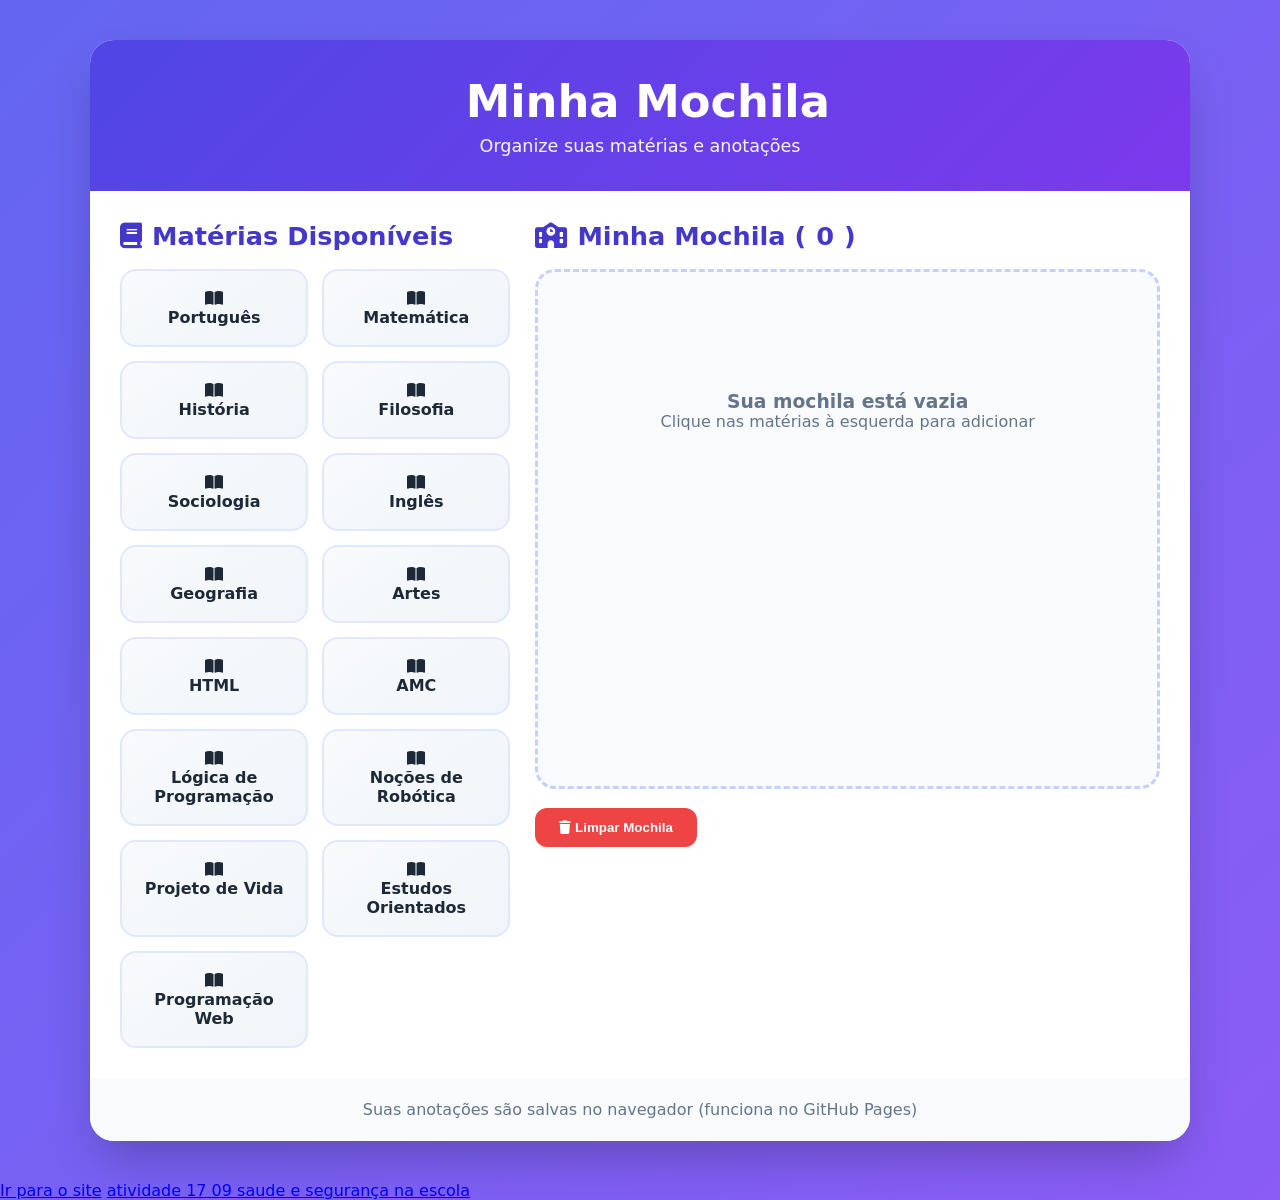
<file: index.html>
<!DOCTYPE html>
<html lang="pt-BR">
<head>
  <meta charset="UTF-8">
  <meta name="viewport" content="width=device-width, initial-scale=1.0">
  <title>👜 Minha Mochila Escolar</title>
  <link rel="stylesheet" href="https://cdnjs.cloudflare.com/ajax/libs/font-awesome/6.5.0/css/all.min.css">
  <style>
    * { margin: 0; padding: 0; box-sizing: border-box; }

    body {
      font-family: 'Segoe UI', system-ui, sans-serif;
      background: linear-gradient(135deg, #6366f1, #8b5cf6);
      min-height: 100vh;
      color: #1e2937;
    }

    .container {
      max-width: 1100px;
      margin: 40px auto;
      background: white;
      border-radius: 24px;
      box-shadow: 0 25px 50px -12px rgba(0, 0, 0, 0.25);
      overflow: hidden;
    }

    header {
      background: linear-gradient(135deg, #4f46e5, #7c3aed);
      color: white;
      padding: 35px 40px;
      text-align: center;
    }

    header h1 { font-size: 2.8em; margin-bottom: 8px; }
    header p { font-size: 1.1em; opacity: 0.95; }

    .main { display: flex; flex-wrap: wrap; gap: 25px; padding: 30px; }
    .left { flex: 1; min-width: 300px; }
    .right { flex: 1.6; min-width: 380px; }

    h2 {
      font-size: 1.6em;
      color: #4338ca;
      margin-bottom: 18px;
      display: flex;
      align-items: center;
      gap: 10px;
    }

    .materias-disponiveis {
      display: grid;
      grid-template-columns: repeat(auto-fill, minmax(155px, 1fr));
      gap: 14px;
    }

    .card {
      background: linear-gradient(145deg, #f8fafc, #f1f5f9);
      border: 2px solid #e0e7ff;
      border-radius: 16px;
      padding: 18px 14px;
      text-align: center;
      cursor: pointer;
      transition: all 0.3s ease;
      font-weight: 600;
    }

    .card:hover {
      transform: translateY(-8px) scale(1.03);
      border-color: #6366f1;
      box-shadow: 0 15px 25px rgba(99, 102, 241, 0.2);
    }

    .mochila {
      background: #f8fafc;
      border-radius: 20px;
      padding: 20px;
      min-height: 520px;
      border: 3px dashed #c4d0ff;
    }

    .item-mochila {
      background: white;
      border-radius: 16px;
      padding: 18px;
      margin-bottom: 14px;
      box-shadow: 0 4px 15px rgba(0, 0, 0, 0.08);
      transition: all 0.3s ease;
      cursor: pointer;
    }

    .item-mochila:hover {
      box-shadow: 0 10px 25px rgba(99, 102, 241, 0.15);
      transform: translateY(-3px);
    }

    .item-header {
      display: flex;
      justify-content: space-between;
      align-items: center;
      margin-bottom: 10px;
    }

    .anotacao {
      font-size: 0.95em;
      color: #475569;
      line-height: 1.4;
      padding-left: 5px;
      border-left: 3px solid #6366f1;
      margin-top: 8px;
    }

    .meta-anotacao {
      font-size: 0.85em;
      color: #64748b;
      margin-top: 8px;
    }

    .btn-remover {
      background: #ef4444;
      color: white;
      border: none;
      padding: 6px 12px;
      border-radius: 8px;
      font-size: 0.85em;
    }

    .empty-state { text-align: center; padding: 80px 20px; color: #64748b; }
    .empty-state i { font-size: 4em; margin-bottom: 15px; opacity: 0.3; }

    .modal {
      display: none;
      position: fixed;
      top: 0; left: 0;
      width: 100%; height: 100%;
      background: rgba(0,0,0,0.65);
      justify-content: center;
      align-items: center;
      z-index: 1000;
    }

    .modal-content {
      background: white;
      width: 90%;
      max-width: 520px;
      border-radius: 20px;
      padding: 28px;
      box-shadow: 0 20px 40px rgba(0,0,0,0.3);
    }

    textarea {
      width: 100%;
      height: 180px;
      padding: 15px;
      border: 2px solid #e0e7ff;
      border-radius: 14px;
      font-size: 1em;
      resize: vertical;
      margin-top: 10px;
    }

    .campos-data-hora {
      display: grid;
      grid-template-columns: 1fr 1fr;
      gap: 12px;
      margin-top: 14px;
    }

    .campo {
      display: flex;
      flex-direction: column;
      gap: 6px;
    }

    .campo label {
      font-size: 0.92em;
      font-weight: 600;
      color: #334155;
    }

    .campo input {
      width: 100%;
      padding: 12px 14px;
      border: 2px solid #e0e7ff;
      border-radius: 12px;
      font-size: 1em;
      outline: none;
    }

    .campo input:focus, textarea:focus {
      border-color: #6366f1;
    }

    .modal-buttons {
      margin-top: 20px;
      display: flex;
      gap: 12px;
      justify-content: flex-end;
    }

    button {
      padding: 12px 24px;
      border: none;
      border-radius: 12px;
      font-weight: 600;
      cursor: pointer;
    }

    .btn-cancel { background: #e2e8f0; color: #334155; }
    .btn-save { background: #6366f1; color: white; }

    .footer {
      text-align: center;
      padding: 22px;
      background: #f8fafc;
      color: #64748b;
    }

    @media (max-width: 640px) {
      .campos-data-hora {
        grid-template-columns: 1fr;
      }
    }
  </style>
</head>
<body>

  <div class="container">
    <header>
      <h1><i class="fas fa-backpack"></i> Minha Mochila</h1>
      <p>Organize suas matérias e anotações</p>
    </header>

    <div class="main">
      <div class="left">
        <h2><i class="fas fa-book"></i> Matérias Disponíveis</h2>
        <div class="materias-disponiveis" id="lista-disponiveis"></div>
      </div>

      <div class="right">
        <h2><i class="fas fa-school"></i> Minha Mochila (<span id="contador">0</span>)</h2>
        <div class="mochila" id="mochila"></div>
        <br>
        <button onclick="limparMochila()" style="background:#ef4444; color:white;">
          <i class="fas fa-trash"></i> Limpar Mochila
        </button>
      </div>
    </div>

    <div class="footer">
      Suas anotações são salvas no navegador (funciona no GitHub Pages)
    </div>
  </div>

  <!-- Modal de Anotações -->
  <div class="modal" id="modalAnotacao">
    <div class="modal-content">
      <h2 id="modalTitulo">Anotações - Matemática</h2>
      
      <textarea id="textoAnotacao" placeholder="Escreva suas anotações aqui..."></textarea>

      <div class="campos-data-hora">
        <div class="campo">
          <label for="dataAnotacao">Data</label>
          <input type="date" id="dataAnotacao">
        </div>
        <div class="campo">
          <label for="horaAnotacao">Hora</label>
          <input type="time" id="horaAnotacao">
        </div>
      </div>
      
      <div class="modal-buttons">
        <button class="btn-cancel" onclick="fecharModal()">Cancelar</button>
        <button class="btn-save" onclick="salvarAnotacao()">Salvar Anotação</button>
      </div>
    </div>
  </div>

  <script>
    const materiasDisponiveis = [
      "Português", "Matemática", "História", "Filosofia", "Sociologia",
      "Inglês", "Geografia", "Artes", "HTML", "AMC", "Lógica de Programação",
      "Noções de Robótica", "Projeto de Vida", "Estudos Orientados", "Programação Web"
    ];

    let mochila = [];
    let indexAtual = null;

    function formatarHoraAgora() {
      const agora = new Date();
      const h = String(agora.getHours()).padStart(2, '0');
      const m = String(agora.getMinutes()).padStart(2, '0');
      return `${h}:${m}`;
    }

    function formatarDataAgora() {
      const agora = new Date();
      const ano = agora.getFullYear();
      const mes = String(agora.getMonth() + 1).padStart(2, '0');
      const dia = String(agora.getDate()).padStart(2, '0');
      return `${ano}-${mes}-${dia}`;
    }

    function normalizarDados() {
      mochila = mochila.map(item => {
        if (typeof item.anotacao === 'string') {
          return {
            nome: item.nome,
            anotacao: {
              texto: item.anotacao,
              data: '',
              hora: ''
            }
          };
        }

        return {
          nome: item.nome,
          anotacao: {
            texto: item.anotacao?.texto || '',
            data: item.anotacao?.data || '',
            hora: item.anotacao?.hora || ''
          }
        };
      });
    }

    // ==================== SALVAMENTO ALTERNATIVO ====================
    function salvarDados() {
      try {
        localStorage.setItem('mochilaEscolar', JSON.stringify(mochila));
      } catch (e) {
        console.warn("localStorage bloqueado. As anotações não serão salvas após fechar a aba.");
      }
    }

    function carregarDados() {
      try {
        const dados = localStorage.getItem('mochilaEscolar');
        if (dados) mochila = JSON.parse(dados);
        normalizarDados();
      } catch (e) {
        console.warn("Não foi possível carregar os dados salvos.");
        mochila = [];
      }
    }
    // ============================================================

    function renderizarDisponiveis() {
      const container = document.getElementById('lista-disponiveis');
      container.innerHTML = '';

      materiasDisponiveis.forEach(materia => {
        const card = document.createElement('div');
        card.className = 'card';
        card.innerHTML = `<i class="fas fa-book-open"></i><div>${materia}</div>`;
        card.onclick = () => adicionarNaMochila(materia);
        container.appendChild(card);
      });
    }

    function adicionarNaMochila(materia) {
      if (mochila.some(item => item.nome === materia)) {
        alert(`⚠️ ${materia} já está na sua mochila!`);
        return;
      }

      mochila.push({
        nome: materia,
        anotacao: {
          texto: "",
          data: "",
          hora: ""
        }
      });

      salvarDados();
      renderizarMochila();
    }

    function renderizarMochila() {
      const container = document.getElementById('mochila');
      const contador = document.getElementById('contador');
      contador.textContent = mochila.length;

      if (mochila.length === 0) {
        container.innerHTML = `
          <div class="empty-state">
            <i class="fas fa-backpack"></i>
            <h3>Sua mochila está vazia</h3>
            <p>Clique nas matérias à esquerda para adicionar</p>
          </div>`;
        return;
      }

      let html = '';
      mochila.forEach((item, index) => {
        const texto = item.anotacao?.texto || '';
        const data = item.anotacao?.data || '';
        const hora = item.anotacao?.hora || '';

        html += `
          <div class="item-mochila" onclick="abrirModal(${index})">
            <div class="item-header">
              <h3><i class="fas fa-book"></i> ${item.nome}</h3>
              <button class="btn-remover" onclick="event.stopImmediatePropagation(); removerDaMochila(${index});">
                <i class="fas fa-trash"></i>
              </button>
            </div>
            ${texto 
              ? `<p class="anotacao">${texto.substring(0, 120)}${texto.length > 120 ? '...' : ''}</p>` 
              : '<p style="color:#94a3b8; font-style:italic;">Clique para adicionar anotações...</p>'}
            ${(data || hora) 
              ? `<div class="meta-anotacao">
                   <i class="fas fa-calendar"></i> ${data || 'sem data'}
                   &nbsp; | &nbsp;
                   <i class="fas fa-clock"></i> ${hora || 'sem hora'}
                 </div>` 
              : ''}
          </div>`;
      });

      container.innerHTML = html;
    }

    function abrirModal(index) {
      indexAtual = index;

      document.getElementById('modalTitulo').textContent = `Anotações - ${mochila[index].nome}`;
      document.getElementById('textoAnotacao').value = mochila[index].anotacao?.texto || "";

      document.getElementById('dataAnotacao').value = mochila[index].anotacao?.data || formatarDataAgora();
      document.getElementById('horaAnotacao').value = mochila[index].anotacao?.hora || formatarHoraAgora();

      document.getElementById('modalAnotacao').style.display = 'flex';
    }

    function fecharModal() {
      document.getElementById('modalAnotacao').style.display = 'none';
    }

    function salvarAnotacao() {
      if (indexAtual !== null) {
        mochila[indexAtual].anotacao = {
          texto: document.getElementById('textoAnotacao').value.trim(),
          data: document.getElementById('dataAnotacao').value,
          hora: document.getElementById('horaAnotacao').value
        };

        salvarDados();
        fecharModal();
        renderizarMochila();
      }
    }

    function removerDaMochila(index) {
      if (confirm(`Remover ${mochila[index].nome}?`)) {
        mochila.splice(index, 1);
        salvarDados();
        renderizarMochila();
      }
    }

    function limparMochila() {
      if (confirm("Limpar toda a mochila?")) {
        mochila = [];
        salvarDados();
        renderizarMochila();
      }
    }

    // Inicialização
    window.onload = () => {
      carregarDados();
      renderizarDisponiveis();
      renderizarMochila();
    };
  </script>
</body>
  <a href="infatil.html" class="botao-link">Ir para o site</a>
  
  <a href="folha.html" class="botao-link"> atividade 17 09


    <a href="escola.html" class="botao-link"> saude e segurança na escola
</html>
</file>
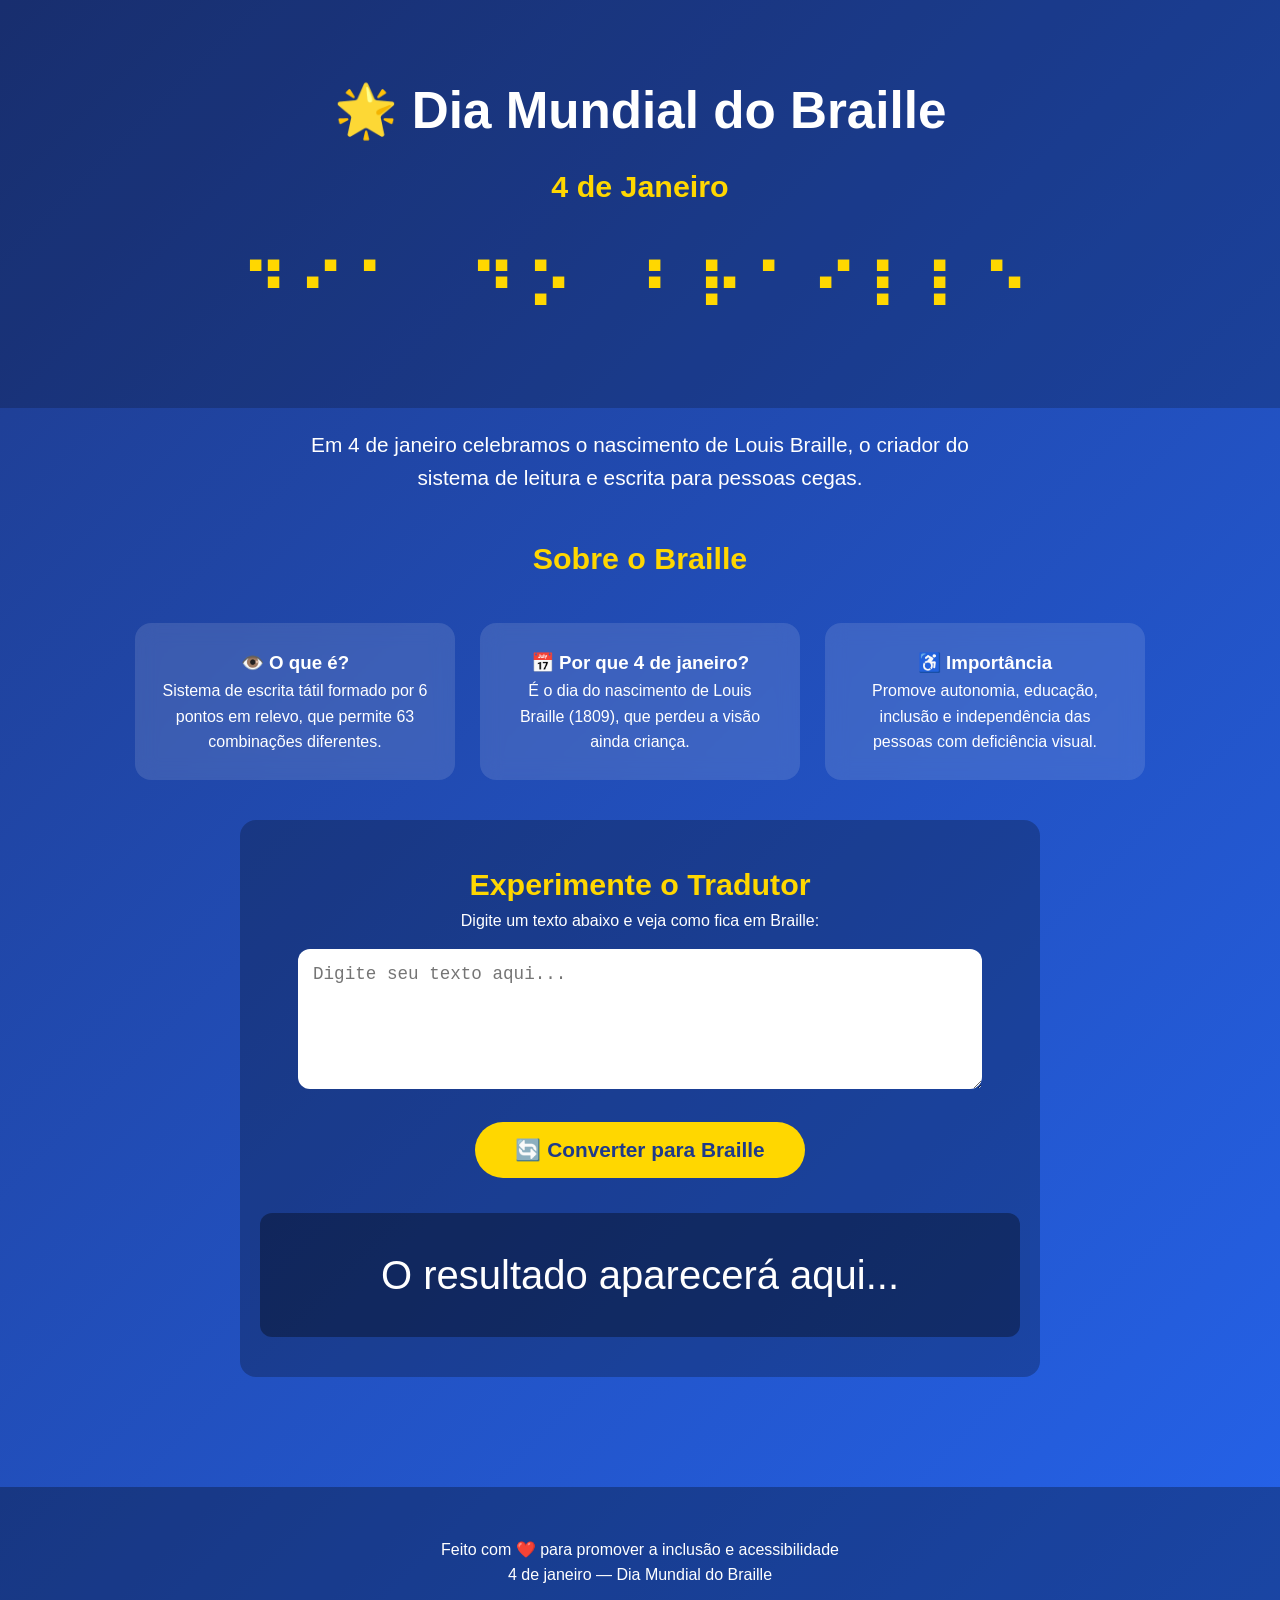
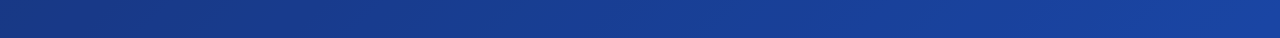
<file: braille.html>
<!DOCTYPE html>
<html lang="pt-BR">
<head>
  <meta charset="UTF-8">
  <meta name="viewport" content="width=device-width, initial-scale=1.0">
  <title>Dia Mundial do Braille - 4 de Janeiro</title>
  <style>
    * {
      margin: 0;
      padding: 0;
      box-sizing: border-box;
    }

    body {
      font-family: 'Segoe UI', Tahoma, sans-serif;
      background: linear-gradient(135deg, #1e3a8a, #2563eb);
      color: white;
      text-align: center;
      line-height: 1.6;
      min-height: 100vh;
    }

    header {
      padding: 70px 20px 40px;
      background: rgba(0, 0, 0, 0.2);
    }

    h1 {
      font-size: 3.2rem;
      margin-bottom: 10px;
    }

    h2 {
      font-size: 1.9rem;
      color: #ffd700;
    }

    .braille-title {
      font-size: 3.8rem;
      font-weight: bold;
      letter-spacing: 12px;
      margin: 30px 0;
      color: #ffd700;
    }

    .container {
      max-width: 1100px;
      margin: 0 auto;
      padding: 20px;
    }

    .cards {
      display: flex;
      flex-wrap: wrap;
      justify-content: center;
      gap: 25px;
      margin: 40px 0;
    }

    .card {
      background: rgba(255, 255, 255, 0.12);
      border-radius: 16px;
      padding: 25px;
      width: 320px;
      backdrop-filter: blur(10px);
      transition: transform 0.3s;
    }

    .card:hover {
      transform: translateY(-10px);
    }

    .converter {
      background: rgba(0, 0, 0, 0.25);
      border-radius: 16px;
      padding: 40px 20px;
      margin: 40px auto;
      max-width: 800px;
    }

    textarea {
      width: 90%;
      height: 140px;
      padding: 15px;
      font-size: 1.1rem;
      border-radius: 12px;
      border: none;
      margin: 15px 0;
      resize: vertical;
    }

    button {
      background: #ffd700;
      color: #1e3a8a;
      padding: 16px 40px;
      border: none;
      border-radius: 50px;
      font-size: 1.3rem;
      font-weight: bold;
      cursor: pointer;
      margin: 10px;
      transition: all 0.3s;
    }

    button:hover {
      background: #ffed4e;
      transform: scale(1.08);
    }

    #output {
      margin-top: 25px;
      font-size: 2.5rem;
      min-height: 120px;
      background: rgba(0, 0, 0, 0.35);
      padding: 30px;
      border-radius: 12px;
      word-break: break-all;
    }

    footer {
      padding: 50px 20px;
      background: rgba(0, 0, 0, 0.3);
      margin-top: 50px;
    }

    @media (max-width: 768px) {
      h1 { font-size: 2.4rem; }
      .braille-title { font-size: 2.6rem; letter-spacing: 8px; }
    }
  </style>
</head>
<body>

  <header>
    <h1>🌟 Dia Mundial do Braille</h1>
    <h2>4 de Janeiro</h2>
    <div class="braille-title">⠙⠊⠁⠀⠙⠕⠀⠃⠗⠁⠊⠇⠇⠑</div>
  </header>

  <div class="container">
    <p style="font-size: 1.3rem; max-width: 700px; margin: 0 auto 40px;">
      Em 4 de janeiro celebramos o nascimento de Louis Braille, o criador do sistema de leitura e escrita para pessoas cegas.
    </p>

    <h2>Sobre o Braille</h2>
    <div class="cards">
      <div class="card">
        <h3>👁️ O que é?</h3>
        <p>Sistema de escrita tátil formado por 6 pontos em relevo, que permite 63 combinações diferentes.</p>
      </div>
      <div class="card">
        <h3>📅 Por que 4 de janeiro?</h3>
        <p>É o dia do nascimento de Louis Braille (1809), que perdeu a visão ainda criança.</p>
      </div>
      <div class="card">
        <h3>♿ Importância</h3>
        <p>Promove autonomia, educação, inclusão e independência das pessoas com deficiência visual.</p>
      </div>
    </div>

    <div class="converter">
      <h2>Experimente o Tradutor</h2>
      <p>Digite um texto abaixo e veja como fica em Braille:</p>
      <textarea id="inputText" placeholder="Digite seu texto aqui..."></textarea>
      <br>
      <button onclick="convertToBraille()">🔄 Converter para Braille</button>
      <div id="output">O resultado aparecerá aqui...</div>
    </div>
  </div>

  <footer>
    <p>Feito com ❤️ para promover a inclusão e acessibilidade</p>
    <p>4 de janeiro — Dia Mundial do Braille</p>
  </footer>

  <script>
    const brailleMap = {
      'a': '⠁', 'b': '⠃', 'c': '⠉', 'd': '⠙', 'e': '⠑',
      'f': '⠋', 'g': '⠛', 'h': '⠓', 'i': '⠊', 'j': '⠚',
      'k': '⠅', 'l': '⠇', 'm': '⠍', 'n': '⠝', 'o': '⠕',
      'p': '⠏', 'q': '⠟', 'r': '⠗', 's': '⠎', 't': '⠞',
      'u': '⠥', 'v': '⠧', 'w': '⠺', 'x': '⠭', 'y': '⠽',
      'z': '⠵', ' ': '⠀', '.': '⠲', ',': '⠂', '!': '⠖',
      '?': '⠦', ':': '⠒', ';': '⠆', '-': '⠤', '0': '⠚',
      '1': '⠁', '2': '⠃', '3': '⠉', '4': '⠙', '5': '⠑',
      '6': '⠋', '7': '⠛', '8': '⠓', '9': '⠊'
    };

    function convertToBraille() {
      const text = document.getElementById('inputText').value.toLowerCase();
      let result = '';
      
      for (let char of text) {
        result += brailleMap[char] || char;
      }
      
      document.getElementById('output').textContent = result || 'Digite um texto para converter...';
    }
  </script>

</body>
</html>
</file>
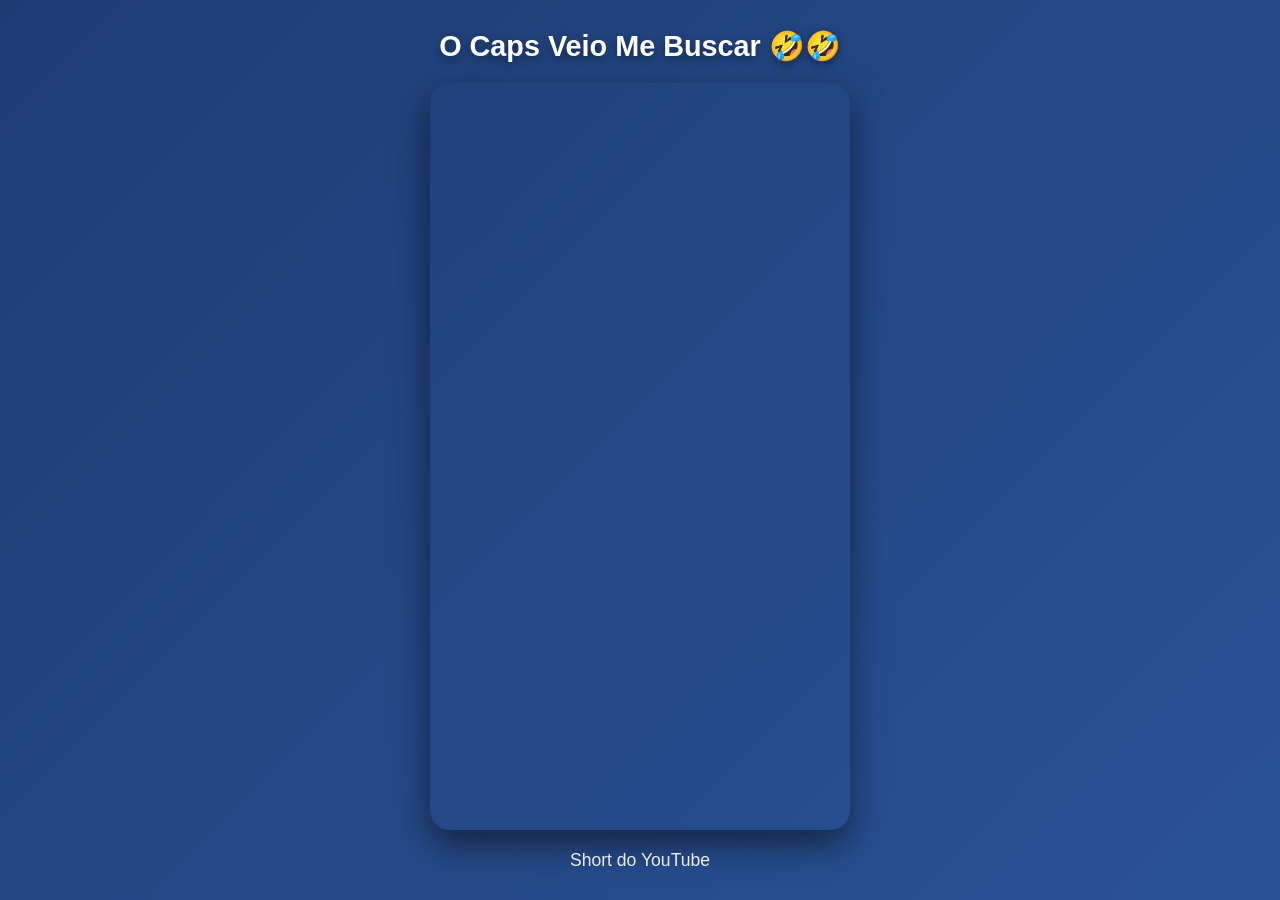
<file: caps.html>
<!DOCTYPE html>
<html lang="pt-BR">
<head>
  <meta charset="UTF-8">
  <meta name="viewport" content="width=device-width, initial-scale=1.0">
  <title>O Caps Veio Me Buscar</title>
  <style>
    * {
      margin: 0;
      padding: 0;
      box-sizing: border-box;
    }

    body {
      font-family: 'Arial', sans-serif;
      background: linear-gradient(135deg, #1e3c72, #2a5298);
      color: white;
      min-height: 100vh;
      display: flex;
      flex-direction: column;
      align-items: center;
      justify-content: center;
      padding: 20px;
    }

    .container {
      max-width: 420px;
      width: 100%;
      text-align: center;
    }

    h1 {
      font-size: 1.8rem;
      margin-bottom: 20px;
      text-shadow: 0 3px 10px rgba(0, 0, 0, 0.4);
    }

    .video-container {
      position: relative;
      padding-bottom: 177.78%; /* Proporção para Shorts (9:16) */
      height: 0;
      overflow: hidden;
      border-radius: 20px;
      box-shadow: 0 15px 35px rgba(0, 0, 0, 0.5);
    }

    .video-container iframe {
      position: absolute;
      top: 0;
      left: 0;
      width: 100%;
      height: 100%;
      border: none;
    }

    p {
      margin-top: 20px;
      opacity: 0.9;
      font-size: 1.1rem;
    }
  </style>
</head>
<body>
  <div class="container">
    <h1>O Caps Veio Me Buscar 🤣🤣</h1>
    
    <div class="video-container">
      <iframe 
        src="https://www.youtube.com/embed/er_2UXlPw6w" 
        title="O Caps Veio Me Buscar" 
        allow="accelerometer; autoplay; clipboard-write; encrypted-media; gyroscope; picture-in-picture" 
        allowfullscreen>
      </iframe>
    </div>

    <p>Short do YouTube</p>
  </div>
</body>
</html>
</file>
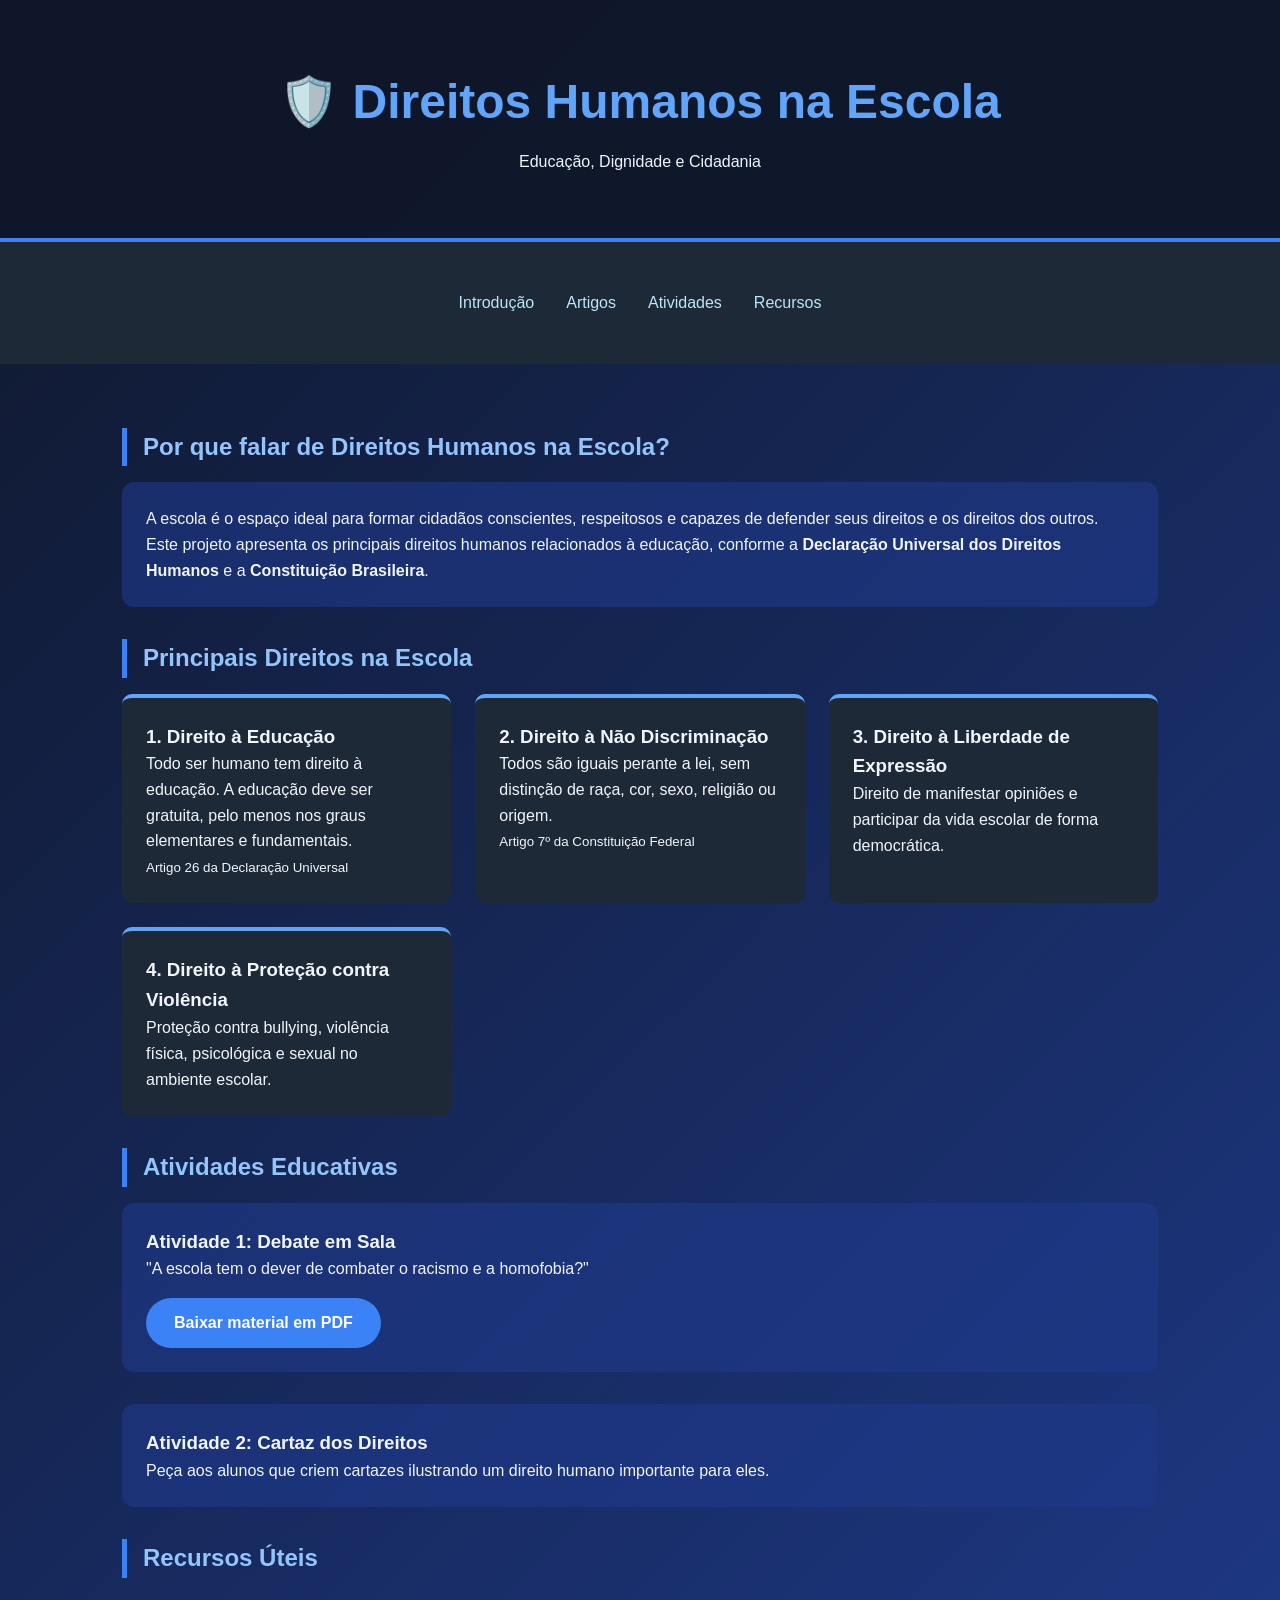
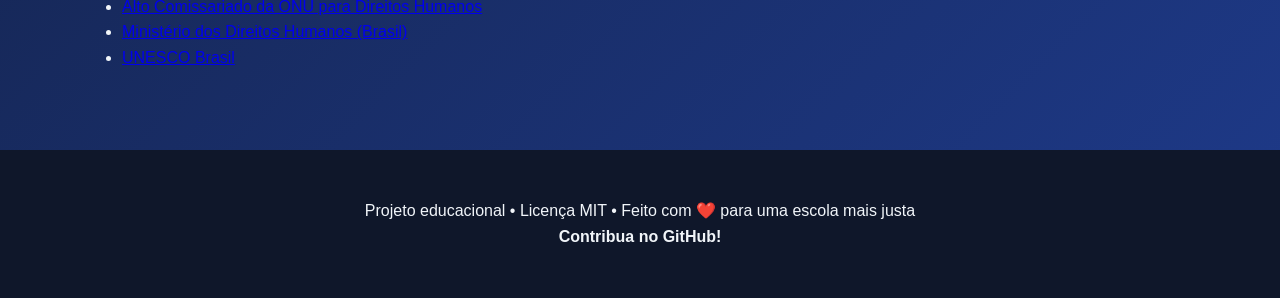
<file: direito.html>
<!DOCTYPE html>
<html lang="pt-BR">
<head>
    <meta charset="UTF-8">
    <meta name="viewport" content="width=device-width, initial-scale=1.0">
    <title>Direitos Humanos na Escola</title>
    <style>
        * {
            margin: 0;
            padding: 0;
            box-sizing: border-box;
        }
        body {
            font-family: 'Segoe UI', Tahoma, Geneva, Verdana, sans-serif;
            line-height: 1.6;
            background: linear-gradient(135deg, #0f172a 0%, #1e3a8a 100%);
            color: #f1f5f9;
        }
        header {
            background: rgba(15, 23, 42, 0.95);
            padding: 2rem 0;
            text-align: center;
            border-bottom: 4px solid #3b82f6;
        }
        .container {
            max-width: 1100px;
            margin: 0 auto;
            padding: 2rem;
        }
        h1 {
            font-size: 3rem;
            margin-bottom: 0.5rem;
            color: #60a5fa;
        }
        h2 {
            color: #93c5fd;
            margin: 2rem 0 1rem;
            border-left: 5px solid #3b82f6;
            padding-left: 1rem;
        }
        .card {
            background: rgba(30, 58, 138, 0.6);
            border-radius: 12px;
            padding: 1.5rem;
            margin-bottom: 2rem;
            transition: transform 0.3s;
        }
        .card:hover {
            transform: translateY(-10px);
        }
        .articles {
            display: grid;
            grid-template-columns: repeat(auto-fit, minmax(300px, 1fr));
            gap: 1.5rem;
        }
        .article {
            background: #1e2937;
            padding: 1.5rem;
            border-radius: 10px;
            border-top: 4px solid #60a5fa;
        }
        footer {
            text-align: center;
            padding: 3rem 1rem;
            background: #0f172a;
            margin-top: 3rem;
        }
        .btn {
            display: inline-block;
            background: #3b82f6;
            color: white;
            padding: 12px 28px;
            border-radius: 50px;
            text-decoration: none;
            margin-top: 1rem;
            font-weight: bold;
            transition: all 0.3s;
        }
        .btn:hover {
            background: #2563eb;
            transform: scale(1.05);
        }
        nav {
            background: #1e2937;
            padding: 1rem 0;
            position: sticky;
            top: 0;
            z-index: 100;
        }
        nav ul {
            list-style: none;
            display: flex;
            justify-content: center;
            gap: 2rem;
        }
        nav a {
            color: #bae6fd;
            text-decoration: none;
            font-weight: 500;
        }
    </style>
</head>
<body>
    <header>
        <div class="container">
            <h1>🛡️ Direitos Humanos na Escola</h1>
            <p>Educação, Dignidade e Cidadania</p>
        </div>
    </header>

    <nav>
        <div class="container">
            <ul>
                <li><a href="#introducao">Introdução</a></li>
                <li><a href="#artigos">Artigos</a></li>
                <li><a href="#atividades">Atividades</a></li>
                <li><a href="#recursos">Recursos</a></li>
            </ul>
        </div>
    </nav>

    <div class="container">
        <section id="introducao">
            <h2>Por que falar de Direitos Humanos na Escola?</h2>
            <div class="card">
                <p>A escola é o espaço ideal para formar cidadãos conscientes, respeitosos e capazes de defender seus direitos e os direitos dos outros. Este projeto apresenta os principais direitos humanos relacionados à educação, conforme a <strong>Declaração Universal dos Direitos Humanos</strong> e a <strong>Constituição Brasileira</strong>.</p>
            </div>
        </section>

        <section id="artigos">
            <h2>Principais Direitos na Escola</h2>
            <div class="articles">
                <div class="article">
                    <h3>1. Direito à Educação</h3>
                    <p>Todo ser humano tem direito à educação. A educação deve ser gratuita, pelo menos nos graus elementares e fundamentais.</p>
                    <small>Artigo 26 da Declaração Universal</small>
                </div>
                <div class="article">
                    <h3>2. Direito à Não Discriminação</h3>
                    <p>Todos são iguais perante a lei, sem distinção de raça, cor, sexo, religião ou origem.</p>
                    <small>Artigo 7º da Constituição Federal</small>
                </div>
                <div class="article">
                    <h3>3. Direito à Liberdade de Expressão</h3>
                    <p>Direito de manifestar opiniões e participar da vida escolar de forma democrática.</p>
                </div>
                <div class="article">
                    <h3>4. Direito à Proteção contra Violência</h3>
                    <p>Proteção contra bullying, violência física, psicológica e sexual no ambiente escolar.</p>
                </div>
            </div>
        </section>

        <section id="atividades">
            <h2>Atividades Educativas</h2>
            <div class="card">
                <h3>Atividade 1: Debate em Sala</h3>
                <p>"A escola tem o dever de combater o racismo e a homofobia?"</p>
                <a href="#" class="btn">Baixar material em PDF</a>
            </div>
            <div class="card">
                <h3>Atividade 2: Cartaz dos Direitos</h3>
                <p>Peça aos alunos que criem cartazes ilustrando um direito humano importante para eles.</p>
            </div>
        </section>

        <section id="recursos">
            <h2>Recursos Úteis</h2>
            <ul>
                <li><a href="https://www.ohchr.org/" target="_blank">Alto Comissariado da ONU para Direitos Humanos</a></li>
                <li><a href="https://www.gov.br/mdh" target="_blank">Ministério dos Direitos Humanos (Brasil)</a></li>
                <li><a href="https://unesco.org.br/" target="_blank">UNESCO Brasil</a></li>
            </ul>
        </section>
    </div>

    <footer>
        <p>Projeto educacional • Licença MIT • Feito com ❤️ para uma escola mais justa</p>
        <p><strong>Contribua no GitHub!</strong></p>
    </footer>

    <script>
        // Scroll suave
        document.querySelectorAll('a[href^="#"]').forEach(anchor => {
            anchor.addEventListener('click', function(e) {
                e.preventDefault();
                document.querySelector(this.getAttribute('href')).scrollIntoView({
                    behavior: 'smooth'
                });
            });
        });

        console.log("%c✅ Site de Direitos Humanos na Escola carregado com sucesso!", "color: #60a5fa; font-size: 16px;");
    </script>
</body>
    <img.src= "images.jpeg">
</html>
</file>
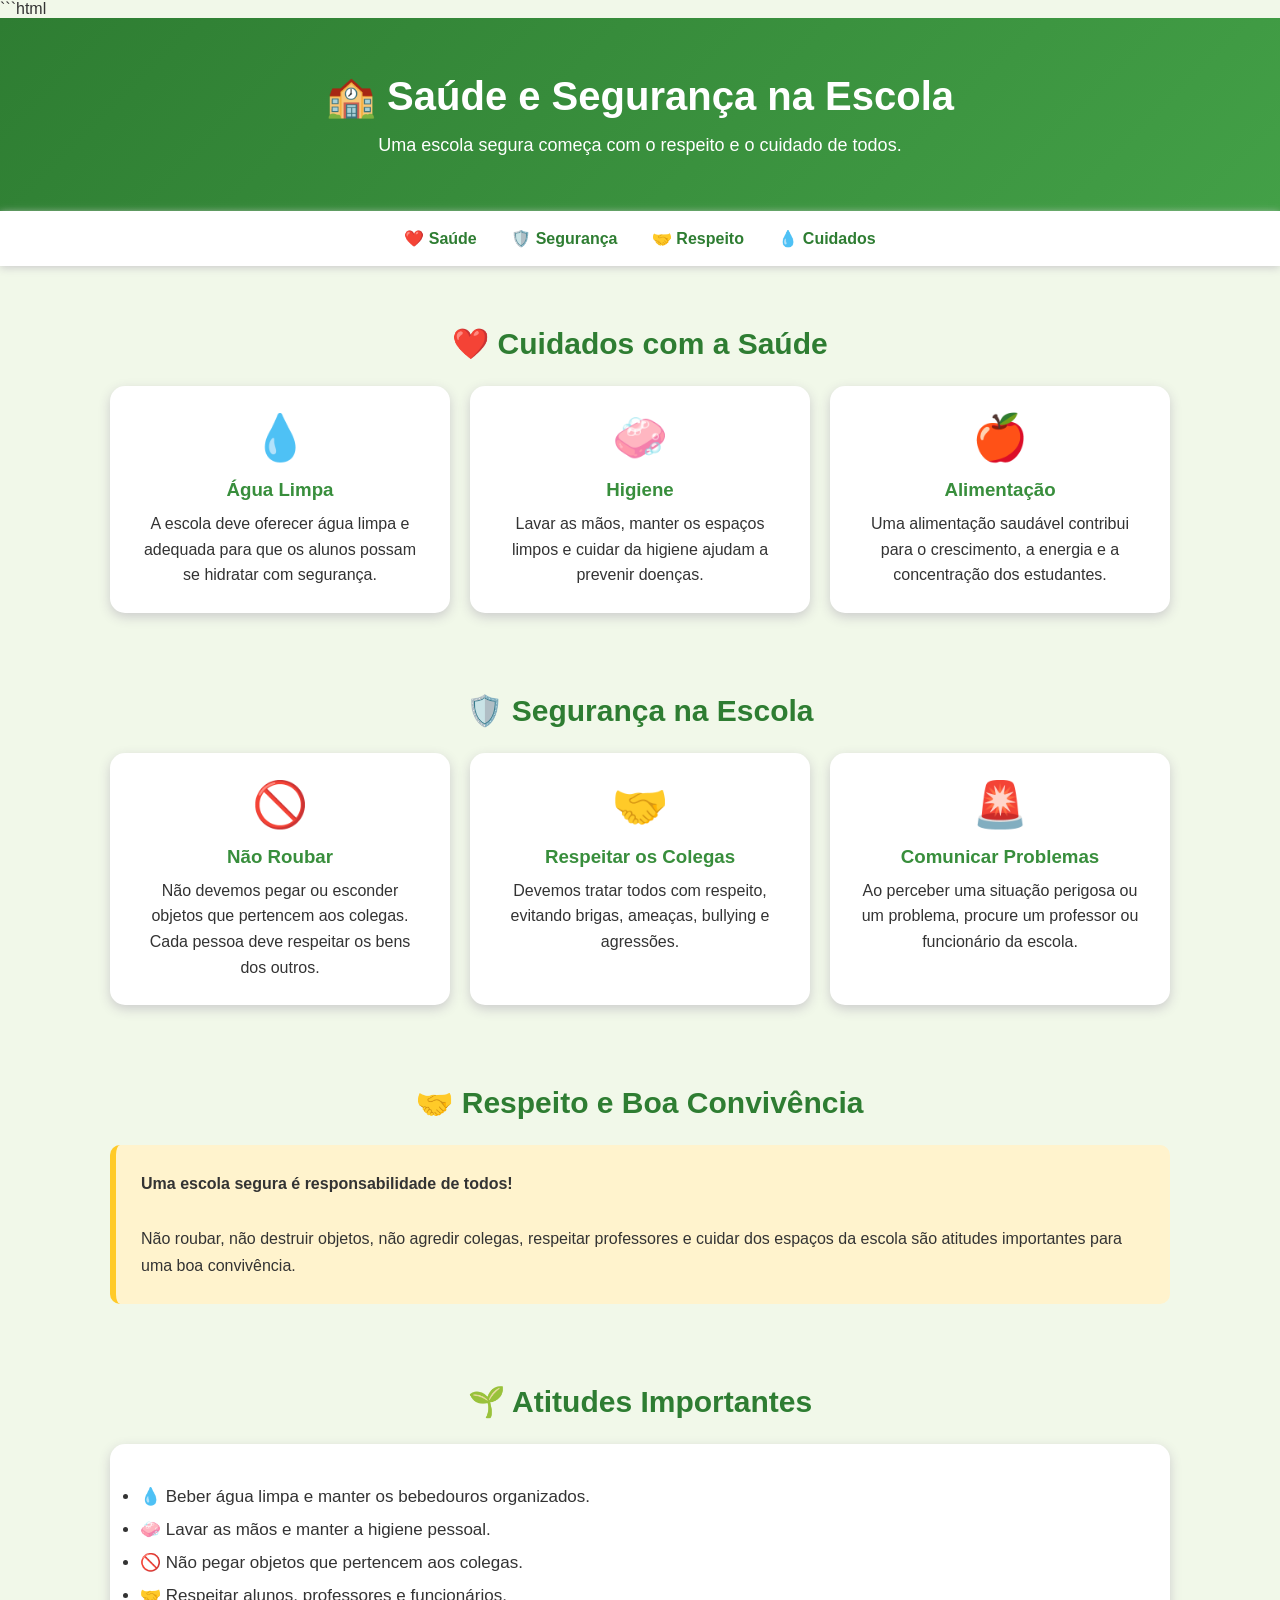
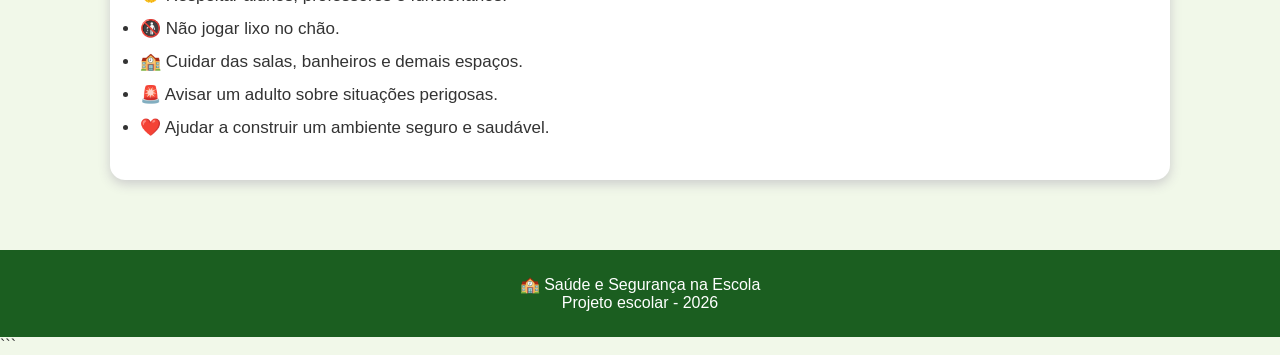
<file: escola.html>
```html
<!DOCTYPE html>
<html lang="pt-BR">
<head>
    <meta charset="UTF-8">
    <meta name="viewport" content="width=device-width, initial-scale=1.0">

    <title>Saúde e Segurança na Escola</title>

    <style>
        * {
            margin: 0;
            padding: 0;
            box-sizing: border-box;
        }

        body {
            font-family: Arial, sans-serif;
            background: #f1f8e9;
            color: #333;
        }

        header {
            background: linear-gradient(135deg, #2e7d32, #43a047);
            color: white;
            text-align: center;
            padding: 55px 20px;
        }

        header h1 {
            font-size: 40px;
            margin-bottom: 15px;
        }

        header p {
            font-size: 18px;
        }

        nav {
            background: white;
            padding: 18px;
            text-align: center;
            box-shadow: 0 2px 8px #ccc;
        }

        nav a {
            text-decoration: none;
            color: #2e7d32;
            font-weight: bold;
            margin: 0 15px;
        }

        nav a:hover {
            color: #1b5e20;
        }

        section {
            max-width: 1100px;
            margin: 40px auto;
            padding: 20px;
        }

        h2 {
            text-align: center;
            color: #2e7d32;
            margin-bottom: 25px;
            font-size: 30px;
        }

        .cards {
            display: grid;
            grid-template-columns: repeat(auto-fit, minmax(230px, 1fr));
            gap: 20px;
        }

        .card {
            background: white;
            padding: 25px;
            border-radius: 15px;
            text-align: center;
            box-shadow: 0 4px 12px #ccc;
            transition: 0.3s;
        }

        .card:hover {
            transform: translateY(-6px);
        }

        .icon {
            font-size: 45px;
            margin-bottom: 15px;
        }

        .card h3 {
            color: #388e3c;
            margin-bottom: 10px;
        }

        .card p {
            line-height: 1.6;
        }

        .aviso {
            background: #fff3cd;
            border-left: 6px solid #ffca28;
            padding: 25px;
            border-radius: 10px;
            line-height: 1.7;
        }

        .lista {
            background: white;
            padding: 30px;
            border-radius: 15px;
            box-shadow: 0 4px 12px #ccc;
        }

        .lista li {
            margin: 12px 0;
            font-size: 17px;
        }

        footer {
            background: #1b5e20;
            color: white;
            text-align: center;
            padding: 25px;
            margin-top: 50px;
        }

        @media (max-width: 600px) {
            header h1 {
                font-size: 30px;
            }

            nav a {
                display: block;
                margin: 10px;
            }
        }
    </style>
</head>

<body>

    <header>
        <h1>🏫 Saúde e Segurança na Escola</h1>
        <p>Uma escola segura começa com o respeito e o cuidado de todos.</p>
    </header>

    <nav>
        <a href="#saude">❤️ Saúde</a>
        <a href="#seguranca">🛡️ Segurança</a>
        <a href="#respeito">🤝 Respeito</a>
        <a href="#cuidados">💧 Cuidados</a>
    </nav>

    <section id="saude">
        <h2>❤️ Cuidados com a Saúde</h2>

        <div class="cards">

            <div class="card">
                <div class="icon">💧</div>
                <h3>Água Limpa</h3>
                <p>
                    A escola deve oferecer água limpa e adequada
                    para que os alunos possam se hidratar com segurança.
                </p>
            </div>

            <div class="card">
                <div class="icon">🧼</div>
                <h3>Higiene</h3>
                <p>
                    Lavar as mãos, manter os espaços limpos e cuidar
                    da higiene ajudam a prevenir doenças.
                </p>
            </div>

            <div class="card">
                <div class="icon">🍎</div>
                <h3>Alimentação</h3>
                <p>
                    Uma alimentação saudável contribui para o crescimento,
                    a energia e a concentração dos estudantes.
                </p>
            </div>

        </div>
    </section>

    <section id="seguranca">
        <h2>🛡️ Segurança na Escola</h2>

        <div class="cards">

            <div class="card">
                <div class="icon">🚫</div>
                <h3>Não Roubar</h3>
                <p>
                    Não devemos pegar ou esconder objetos que pertencem
                    aos colegas. Cada pessoa deve respeitar os bens dos outros.
                </p>
            </div>

            <div class="card">
                <div class="icon">🤝</div>
                <h3>Respeitar os Colegas</h3>
                <p>
                    Devemos tratar todos com respeito, evitando brigas,
                    ameaças, bullying e agressões.
                </p>
            </div>

            <div class="card">
                <div class="icon">🚨</div>
                <h3>Comunicar Problemas</h3>
                <p>
                    Ao perceber uma situação perigosa ou um problema,
                    procure um professor ou funcionário da escola.
                </p>
            </div>

        </div>
    </section>

    <section id="respeito">
        <h2>🤝 Respeito e Boa Convivência</h2>

        <div class="aviso">
            <strong>Uma escola segura é responsabilidade de todos!</strong>
            <br><br>

            Não roubar, não destruir objetos, não agredir colegas,
            respeitar professores e cuidar dos espaços da escola são
            atitudes importantes para uma boa convivência.
        </div>
    </section>

    <section id="cuidados">
        <h2>🌱 Atitudes Importantes</h2>

        <div class="lista">
            <ul>
                <li>💧 Beber água limpa e manter os bebedouros organizados.</li>
                <li>🧼 Lavar as mãos e manter a higiene pessoal.</li>
                <li>🚫 Não pegar objetos que pertencem aos colegas.</li>
                <li>🤝 Respeitar alunos, professores e funcionários.</li>
                <li>🚯 Não jogar lixo no chão.</li>
                <li>🏫 Cuidar das salas, banheiros e demais espaços.</li>
                <li>🚨 Avisar um adulto sobre situações perigosas.</li>
                <li>❤️ Ajudar a construir um ambiente seguro e saudável.</li>
            </ul>
        </div>
    </section>

    <footer>
        <p>🏫 Saúde e Segurança na Escola</p>
        <p>Projeto escolar - 2026</p>
    </footer>

</body>
</html>
```
</file>
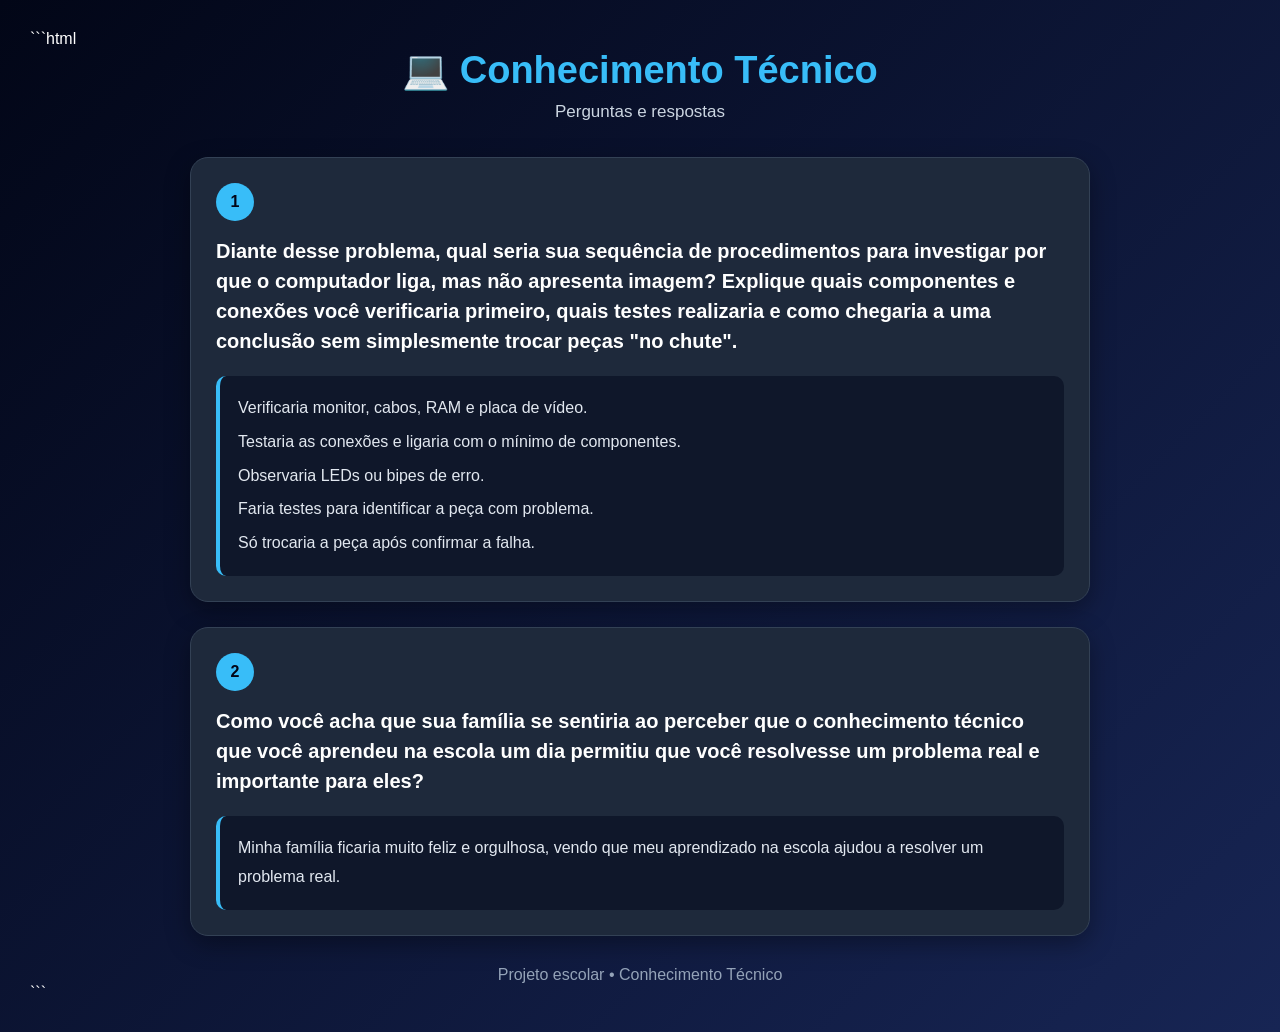
<file: folha.html>
```html
<!DOCTYPE html>
<html lang="pt-BR">
<head>
    <meta charset="UTF-8">
    <meta name="viewport" content="width=device-width, initial-scale=1.0">

    <title>Conhecimento Técnico</title>

    <style>
        * {
            margin: 0;
            padding: 0;
            box-sizing: border-box;
            font-family: Arial, sans-serif;
        }

        body {
            background: linear-gradient(135deg, #020617, #172554);
            color: white;
            min-height: 100vh;
            padding: 30px;
        }

        header {
            text-align: center;
            margin-bottom: 35px;
        }

        header h1 {
            font-size: 38px;
            color: #38bdf8;
            margin-bottom: 10px;
        }

        header p {
            color: #cbd5e1;
            font-size: 17px;
        }

        .conteudo {
            max-width: 900px;
            margin: auto;
        }

        .card {
            background: #1e293b;
            padding: 25px;
            margin-bottom: 25px;
            border-radius: 18px;
            border: 1px solid #334155;
            box-shadow: 0 8px 25px rgba(0, 0, 0, 0.35);
        }

        .numero {
            display: inline-flex;
            align-items: center;
            justify-content: center;
            background: #38bdf8;
            color: #020617;
            width: 38px;
            height: 38px;
            border-radius: 50%;
            font-weight: bold;
            margin-bottom: 15px;
        }

        h2 {
            font-size: 20px;
            line-height: 1.5;
            margin-bottom: 20px;
        }

        .resposta {
            background: #0f172a;
            border-left: 4px solid #38bdf8;
            padding: 18px;
            border-radius: 10px;
            color: #e2e8f0;
            line-height: 1.8;
            font-size: 16px;
        }

        .resposta p {
            margin-bottom: 5px;
        }

        .resposta p:last-child {
            margin-bottom: 0;
        }

        footer {
            text-align: center;
            margin-top: 30px;
            color: #94a3b8;
        }

        @media (max-width: 600px) {
            body {
                padding: 15px;
            }

            header h1 {
                font-size: 30px;
            }

            .card {
                padding: 18px;
            }

            h2 {
                font-size: 18px;
            }
        }
    </style>
</head>

<body>

    <header>
        <h1>💻 Conhecimento Técnico</h1>
        <p>Perguntas e respostas</p>
    </header>

    <main class="conteudo">

        <!-- PERGUNTA 1 -->
        <section class="card">

            <span class="numero">1</span>

            <h2>
                Diante desse problema, qual seria sua sequência de procedimentos
                para investigar por que o computador liga, mas não apresenta imagem?
                Explique quais componentes e conexões você verificaria primeiro,
                quais testes realizaria e como chegaria a uma conclusão sem
                simplesmente trocar peças "no chute".
            </h2>

            <div class="resposta">
                <p>Verificaria monitor, cabos, RAM e placa de vídeo.</p>
                <p>Testaria as conexões e ligaria com o mínimo de componentes.</p>
                <p>Observaria LEDs ou bipes de erro.</p>
                <p>Faria testes para identificar a peça com problema.</p>
                <p>Só trocaria a peça após confirmar a falha.</p>
            </div>

        </section>


        <!-- PERGUNTA 2 -->
        <section class="card">

            <span class="numero">2</span>

            <h2>
                Como você acha que sua família se sentiria ao perceber que o
                conhecimento técnico que você aprendeu na escola um dia permitiu
                que você resolvesse um problema real e importante para eles?
            </h2>

            <div class="resposta">
                <p>
                    Minha família ficaria muito feliz e orgulhosa, vendo que meu
                    aprendizado na escola ajudou a resolver um problema real.
                </p>
            </div>

        </section>

    </main>

    <footer>
        <p>Projeto escolar • Conhecimento Técnico</p>
    </footer>

</body>
</html>
```
</file>
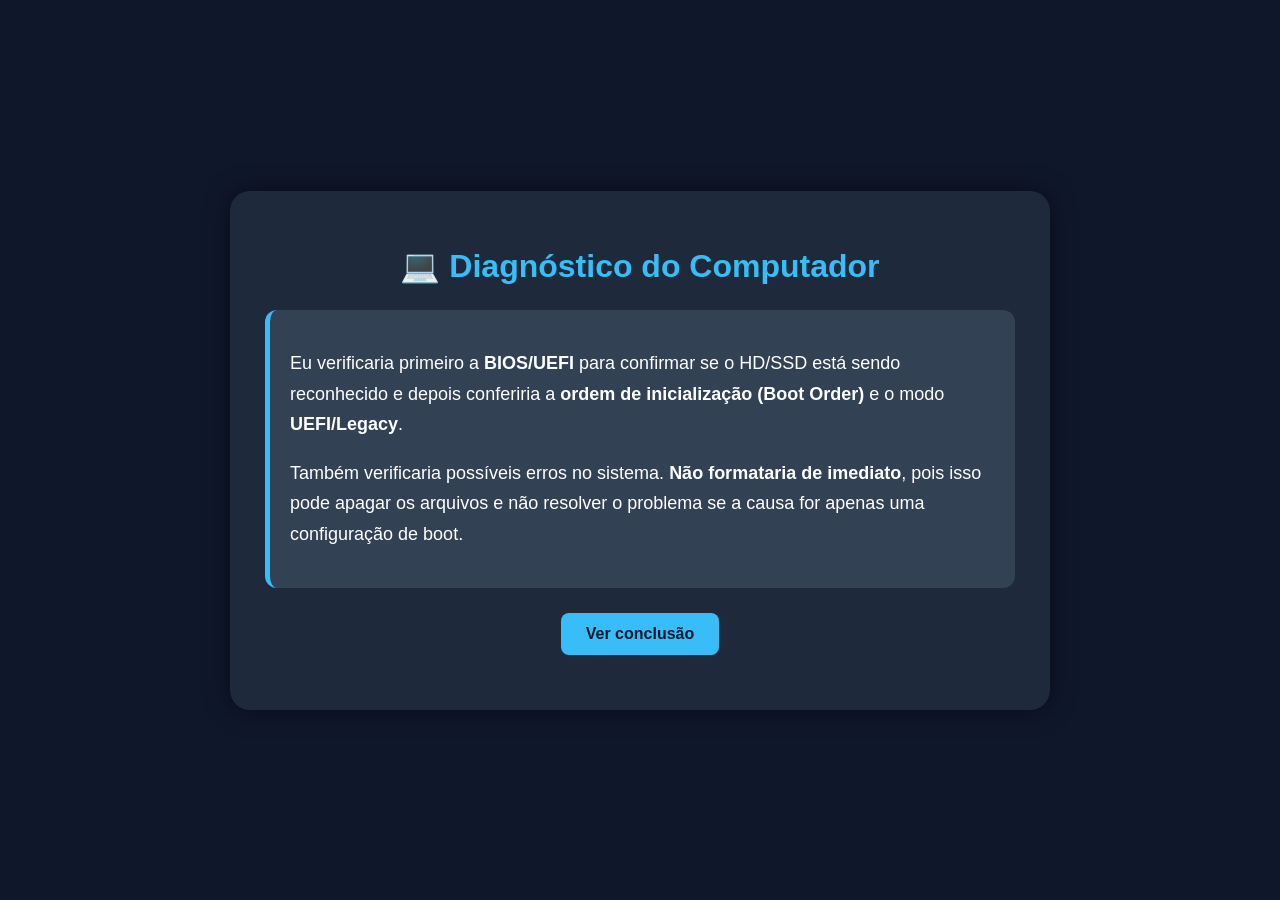
<file: folhinha.html>
<!DOCTYPE html>
<html lang="pt-BR">
<head>
    <meta charset="UTF-8">
    <meta name="viewport" content="width=device-width, initial-scale=1.0">
    <title>Diagnóstico do Computador</title>

    <style>
        body {
            margin: 0;
            font-family: Arial, sans-serif;
            background: #0f172a;
            color: white;
            display: flex;
            justify-content: center;
            align-items: center;
            min-height: 100vh;
        }

        .caixa {
            max-width: 750px;
            margin: 20px;
            padding: 35px;
            background: #1e293b;
            border-radius: 20px;
            box-shadow: 0 0 25px rgba(0,0,0,0.5);
        }

        h1 {
            text-align: center;
            color: #38bdf8;
            margin-bottom: 25px;
        }

        p {
            font-size: 18px;
            line-height: 1.7;
        }

        .destaque {
            background: #334155;
            padding: 20px;
            border-radius: 12px;
            border-left: 5px solid #38bdf8;
        }

        button {
            display: block;
            margin: 25px auto 0;
            padding: 12px 25px;
            border: none;
            border-radius: 8px;
            background: #38bdf8;
            color: #0f172a;
            font-size: 16px;
            font-weight: bold;
            cursor: pointer;
        }

        button:hover {
            background: #7dd3fc;
        }

        #mensagem {
            text-align: center;
            margin-top: 20px;
            color: #4ade80;
            font-weight: bold;
        }
    </style>
</head>

<body>

    <div class="caixa">

        <h1>💻 Diagnóstico do Computador</h1>

        <div class="destaque">
            <p>
                Eu verificaria primeiro a <strong>BIOS/UEFI</strong> para confirmar
                se o HD/SSD está sendo reconhecido e depois conferiria a
                <strong>ordem de inicialização (Boot Order)</strong> e o modo
                <strong>UEFI/Legacy</strong>.
            </p>

            <p>
                Também verificaria possíveis erros no sistema.
                <strong>Não formataria de imediato</strong>, pois isso pode apagar
                os arquivos e não resolver o problema se a causa for apenas uma
                configuração de boot.
            </p>
        </div>

        <button onclick="mostrarMensagem()">
            Ver conclusão
        </button>

        <div id="mensagem"></div>

    </div>

    <script>
        function mostrarMensagem() {
            document.getElementById("mensagem").innerHTML =
                "✅ Primeiro devemos diagnosticar o problema antes de formatar o computador.";
        }
    </script>

</body>
</html>
</file>
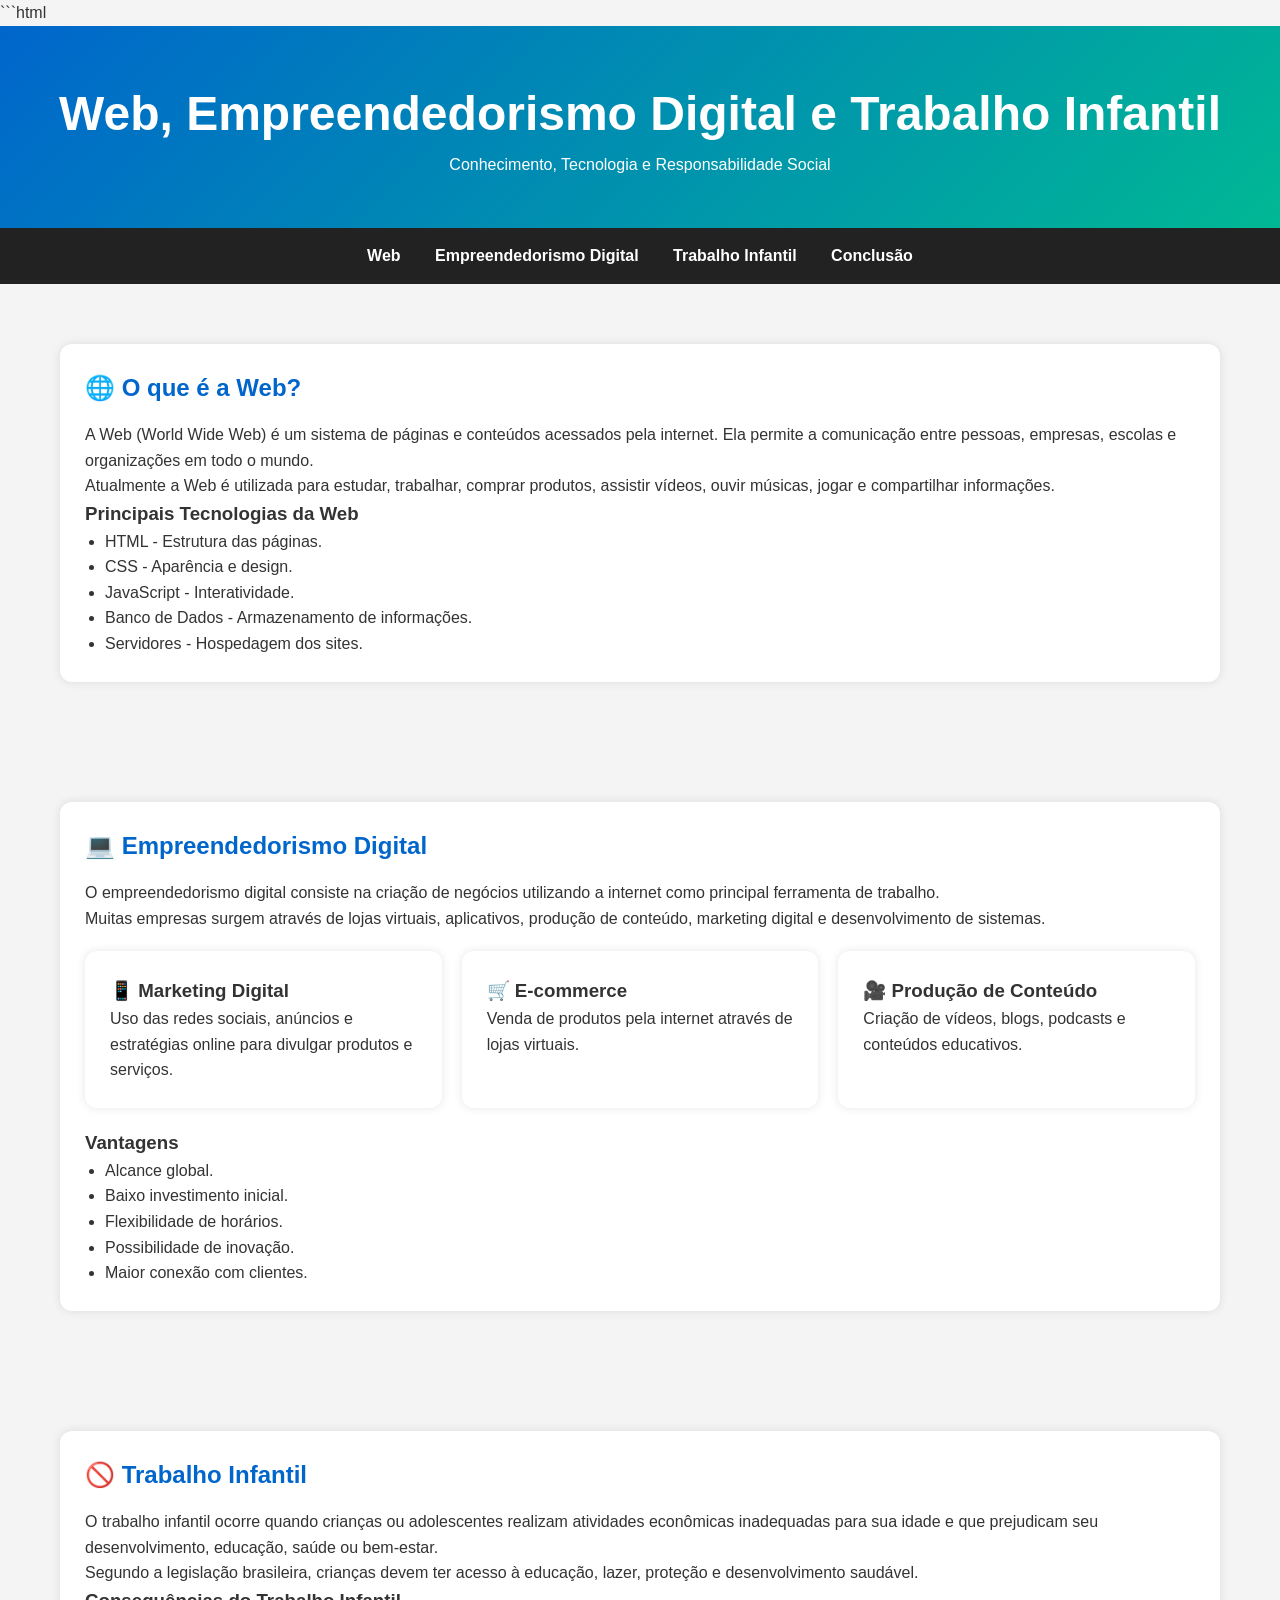
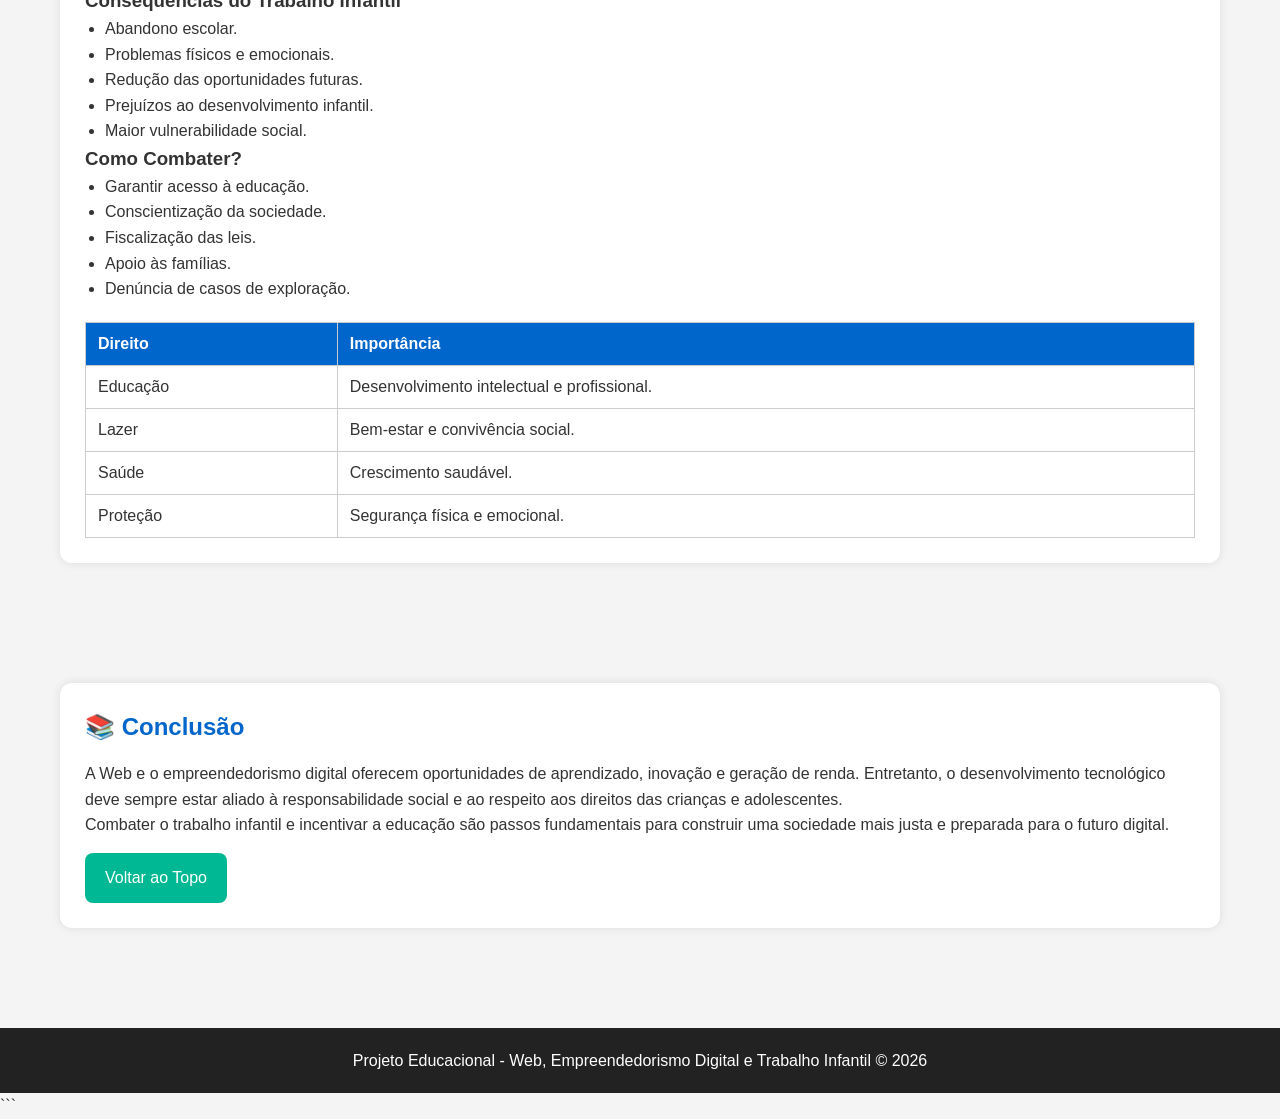
<file: infatil.html>
```html
<!DOCTYPE html>
<html lang="pt-BR">
<head>
<meta charset="UTF-8">
<meta name="viewport" content="width=device-width, initial-scale=1.0">
<title>Web, Empreendedorismo Digital e Trabalho Infantil</title>

<style>
*{
    margin:0;
    padding:0;
    box-sizing:border-box;
    font-family:Arial, sans-serif;
}

body{
    background:#f4f4f4;
    color:#333;
    line-height:1.6;
}

header{
    background:linear-gradient(135deg,#0066cc,#00b894);
    color:white;
    text-align:center;
    padding:50px 20px;
}

header h1{
    font-size:3rem;
}

nav{
    background:#222;
    padding:15px;
    text-align:center;
}

nav a{
    color:white;
    text-decoration:none;
    margin:0 15px;
    font-weight:bold;
}

nav a:hover{
    color:#00e676;
}

section{
    max-width:1200px;
    margin:auto;
    padding:40px 20px;
}

.card{
    background:white;
    padding:25px;
    margin:20px 0;
    border-radius:12px;
    box-shadow:0 0 10px rgba(0,0,0,0.1);
}

.card h2{
    color:#0066cc;
    margin-bottom:15px;
}

.grid{
    display:grid;
    grid-template-columns:repeat(auto-fit,minmax(300px,1fr));
    gap:20px;
}

ul{
    margin-left:20px;
}

footer{
    background:#222;
    color:white;
    text-align:center;
    padding:20px;
    margin-top:40px;
}

.botao{
    display:inline-block;
    background:#00b894;
    color:white;
    padding:12px 20px;
    border-radius:8px;
    text-decoration:none;
    margin-top:15px;
}

.botao:hover{
    background:#00916e;
}

table{
    width:100%;
    border-collapse:collapse;
    margin-top:20px;
}

table, th, td{
    border:1px solid #ccc;
}

th, td{
    padding:12px;
    text-align:left;
}

th{
    background:#0066cc;
    color:white;
}
</style>
</head>

<body>

<header>
    <h1>Web, Empreendedorismo Digital e Trabalho Infantil</h1>
    <p>Conhecimento, Tecnologia e Responsabilidade Social</p>
</header>

<nav>
    <a href="#web">Web</a>
    <a href="#empreendedorismo">Empreendedorismo Digital</a>
    <a href="#trabalho">Trabalho Infantil</a>
    <a href="#conclusao">Conclusão</a>
</nav>

<section id="web">

<div class="card">
<h2>🌐 O que é a Web?</h2>

<p>
A Web (World Wide Web) é um sistema de páginas e conteúdos acessados pela internet.
Ela permite a comunicação entre pessoas, empresas, escolas e organizações em todo o mundo.
</p>

<p>
Atualmente a Web é utilizada para estudar, trabalhar, comprar produtos, assistir vídeos,
ouvir músicas, jogar e compartilhar informações.
</p>

<h3>Principais Tecnologias da Web</h3>

<ul>
<li>HTML - Estrutura das páginas.</li>
<li>CSS - Aparência e design.</li>
<li>JavaScript - Interatividade.</li>
<li>Banco de Dados - Armazenamento de informações.</li>
<li>Servidores - Hospedagem dos sites.</li>
</ul>

</div>

</section>

<section id="empreendedorismo">

<div class="card">
<h2>💻 Empreendedorismo Digital</h2>

<p>
O empreendedorismo digital consiste na criação de negócios utilizando a internet
como principal ferramenta de trabalho.
</p>

<p>
Muitas empresas surgem através de lojas virtuais, aplicativos, produção de conteúdo,
marketing digital e desenvolvimento de sistemas.
</p>

<div class="grid">

<div class="card">
<h3>📱 Marketing Digital</h3>
<p>
Uso das redes sociais, anúncios e estratégias online para divulgar produtos e serviços.
</p>
</div>

<div class="card">
<h3>🛒 E-commerce</h3>
<p>
Venda de produtos pela internet através de lojas virtuais.
</p>
</div>

<div class="card">
<h3>🎥 Produção de Conteúdo</h3>
<p>
Criação de vídeos, blogs, podcasts e conteúdos educativos.
</p>
</div>

</div>

<h3>Vantagens</h3>

<ul>
<li>Alcance global.</li>
<li>Baixo investimento inicial.</li>
<li>Flexibilidade de horários.</li>
<li>Possibilidade de inovação.</li>
<li>Maior conexão com clientes.</li>
</ul>

</div>

</section>

<section id="trabalho">

<div class="card">
<h2>🚫 Trabalho Infantil</h2>

<p>
O trabalho infantil ocorre quando crianças ou adolescentes realizam atividades
econômicas inadequadas para sua idade e que prejudicam seu desenvolvimento,
educação, saúde ou bem-estar.
</p>

<p>
Segundo a legislação brasileira, crianças devem ter acesso à educação, lazer,
proteção e desenvolvimento saudável.
</p>

<h3>Consequências do Trabalho Infantil</h3>

<ul>
<li>Abandono escolar.</li>
<li>Problemas físicos e emocionais.</li>
<li>Redução das oportunidades futuras.</li>
<li>Prejuízos ao desenvolvimento infantil.</li>
<li>Maior vulnerabilidade social.</li>
</ul>

<h3>Como Combater?</h3>

<ul>
<li>Garantir acesso à educação.</li>
<li>Conscientização da sociedade.</li>
<li>Fiscalização das leis.</li>
<li>Apoio às famílias.</li>
<li>Denúncia de casos de exploração.</li>
</ul>

<table>
<tr>
<th>Direito</th>
<th>Importância</th>
</tr>

<tr>
<td>Educação</td>
<td>Desenvolvimento intelectual e profissional.</td>
</tr>

<tr>
<td>Lazer</td>
<td>Bem-estar e convivência social.</td>
</tr>

<tr>
<td>Saúde</td>
<td>Crescimento saudável.</td>
</tr>

<tr>
<td>Proteção</td>
<td>Segurança física e emocional.</td>
</tr>
</table>

</div>

</section>

<section id="conclusao">

<div class="card">
<h2>📚 Conclusão</h2>

<p>
A Web e o empreendedorismo digital oferecem oportunidades de aprendizado,
inovação e geração de renda. Entretanto, o desenvolvimento tecnológico deve
sempre estar aliado à responsabilidade social e ao respeito aos direitos das
crianças e adolescentes.
</p>

<p>
Combater o trabalho infantil e incentivar a educação são passos fundamentais
para construir uma sociedade mais justa e preparada para o futuro digital.
</p>

<a href="#top" class="botao">Voltar ao Topo</a>

</div>

</section>

<footer>
<p>Projeto Educacional - Web, Empreendedorismo Digital e Trabalho Infantil © 2026</p>
</footer>

</body>
</html>
```
</file>
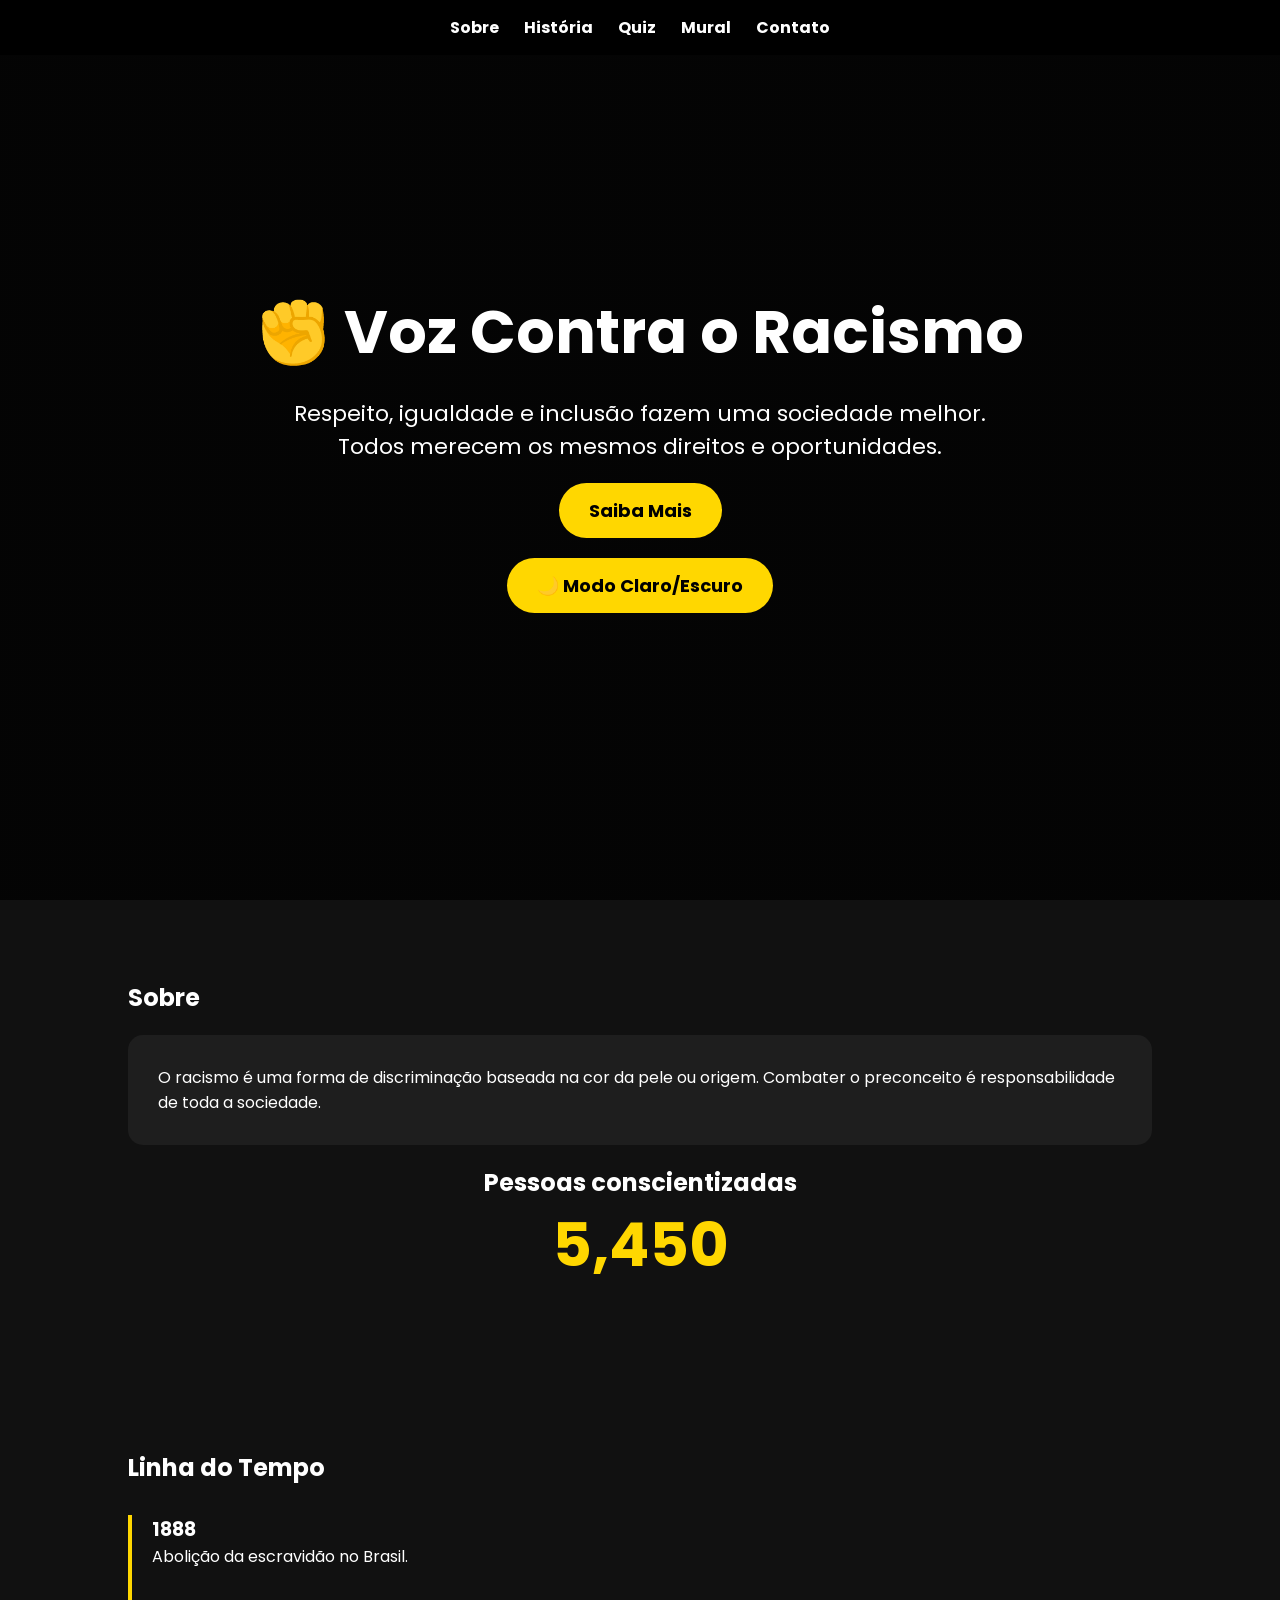
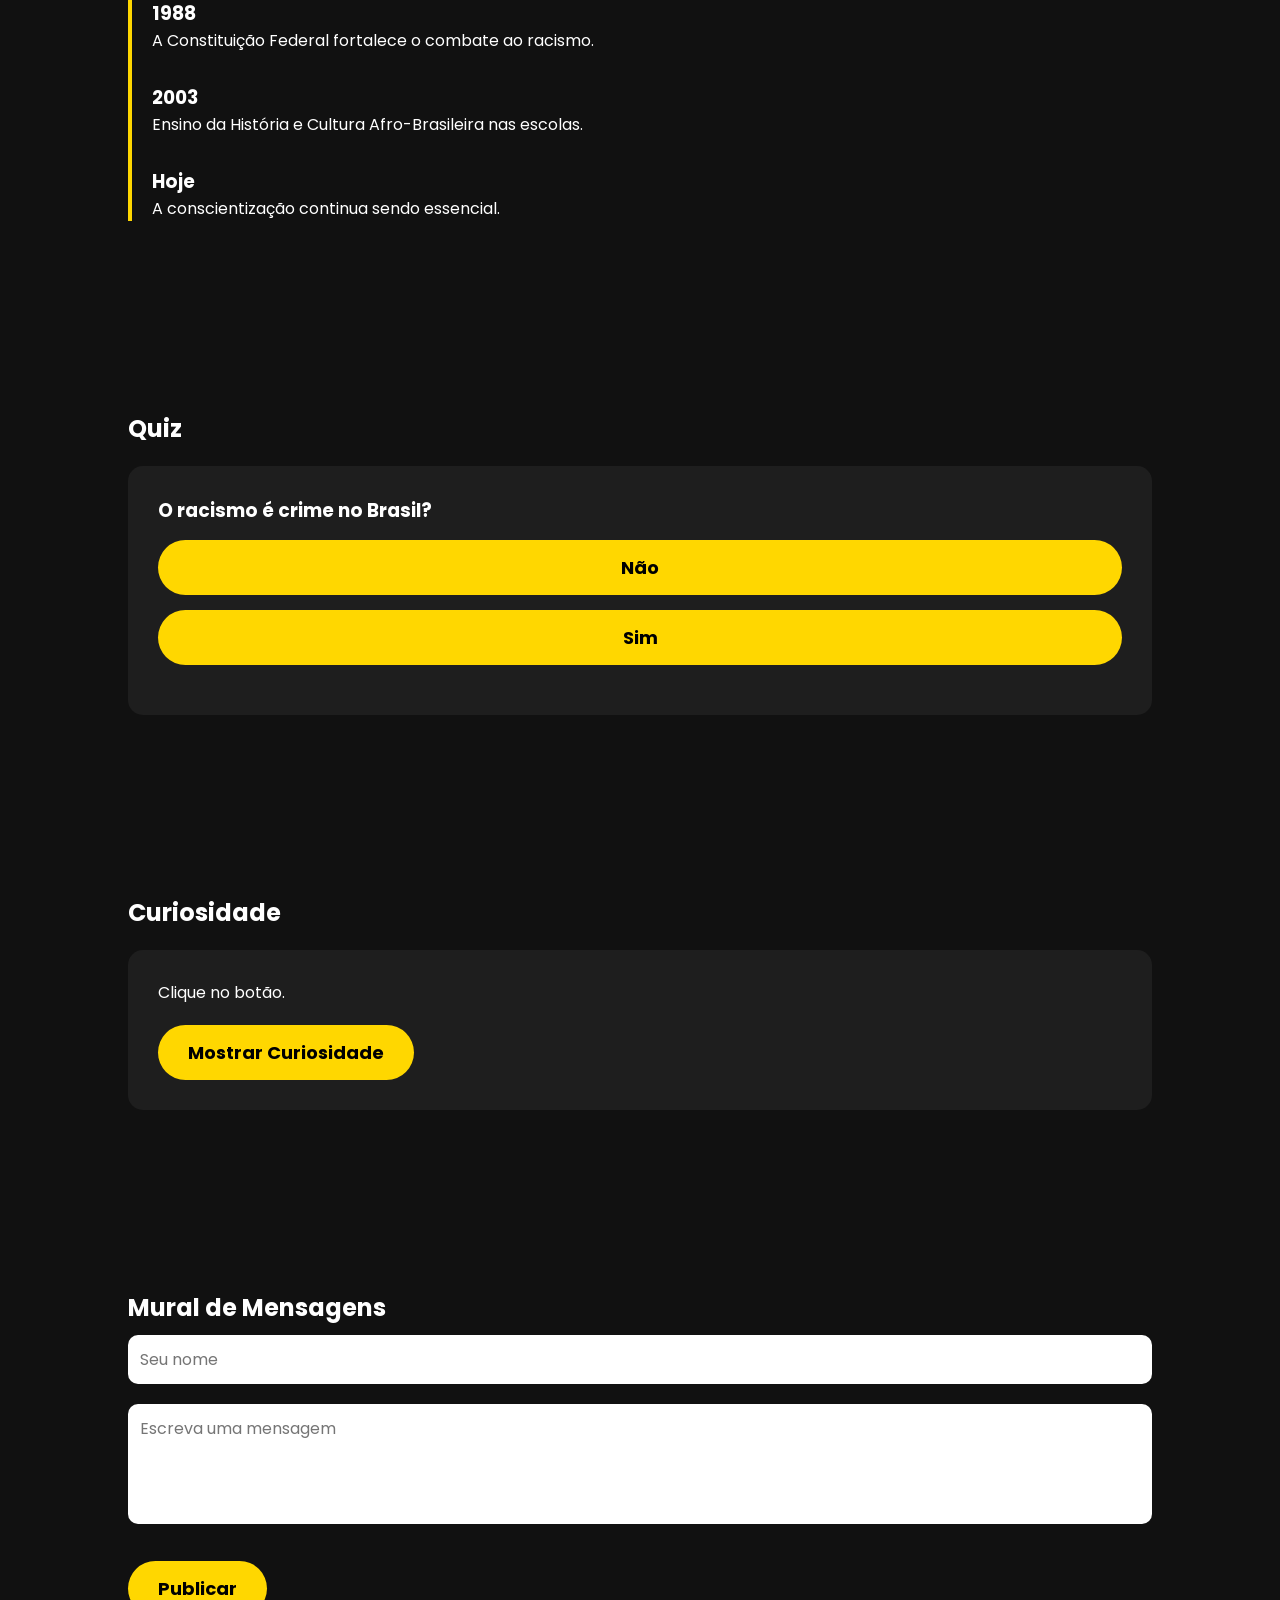
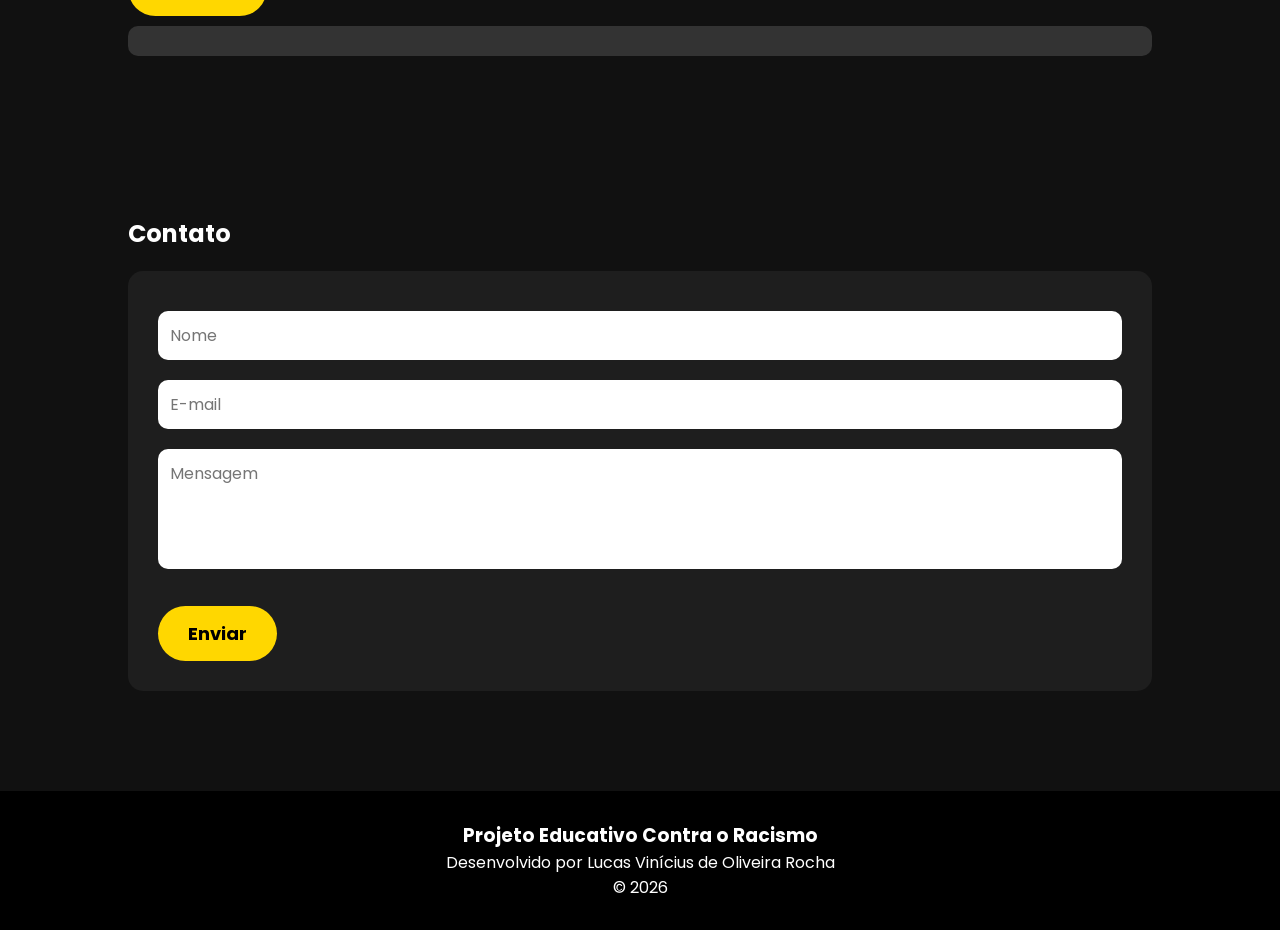
<file: racismo.html>
<!DOCTYPE html>
<html lang="pt-BR">
<head>
<meta charset="UTF-8">
<meta name="viewport" content="width=device-width, initial-scale=1.0">
<title>Voz Contra o Racismo</title>

<link href="https://fonts.googleapis.com/css2?family=Poppins:wght@300;500;700&display=swap" rel="stylesheet">

<style>

*{
margin:0;
padding:0;
box-sizing:border-box;
font-family:Poppins,sans-serif;
scroll-behavior:smooth;
}

body{
background:#111;
color:white;
transition:.5s;
}

body.claro{
background:#f5f5f5;
color:#222;
}

header{
height:100vh;
display:flex;
justify-content:center;
align-items:center;
flex-direction:column;
text-align:center;
background:linear-gradient(rgba(0,0,0,.75),rgba(0,0,0,.75)),url("https://images.unsplash.com/photo-1529156069898-49953e39b3ac?auto=format&fit=crop&w=1600&q=80");
background-size:cover;
background-position:center;
}

header h1{
font-size:60px;
margin-bottom:20px;
}

header p{
font-size:22px;
max-width:700px;
}

button{
padding:14px 30px;
border:none;
border-radius:30px;
cursor:pointer;
margin-top:20px;
font-size:18px;
background:#FFD700;
font-weight:bold;
transition:.3s;
}

button:hover{
transform:scale(1.05);
}

nav{
position:fixed;
top:0;
width:100%;
display:flex;
justify-content:center;
gap:25px;
background:#000;
padding:15px;
z-index:1000;
}

nav a{
color:white;
text-decoration:none;
font-weight:bold;
}

section{
padding:80px 10%;
}

.card{
background:#1e1e1e;
padding:30px;
border-radius:15px;
margin:20px 0;
transition:.4s;
}

body.claro .card{
background:white;
box-shadow:0 0 10px rgba(0,0,0,.2);
}

.card:hover{
transform:translateY(-8px);
}

.timeline{
border-left:4px solid gold;
padding-left:20px;
}

.timeline div{
margin:30px 0;
}

.quiz button{
display:block;
margin:15px 0;
width:100%;
}

#resultado{
font-size:22px;
margin-top:20px;
color:gold;
}

input,textarea{
width:100%;
padding:12px;
margin:10px 0;
border-radius:10px;
border:none;
font-size:16px;
}

textarea{
height:120px;
resize:none;
}

#mural div{
background:#333;
padding:15px;
margin-top:10px;
border-radius:10px;
}

body.claro #mural div{
background:#ddd;
}

footer{
padding:30px;
text-align:center;
background:#000;
}

#contador{
font-size:60px;
color:gold;
font-weight:bold;
}

</style>

</head>
<body>

<nav>
<a href="#sobre">Sobre</a>
<a href="#historia">História</a>
<a href="#quiz">Quiz</a>
<a href="#mural">Mural</a>
<a href="#contato">Contato</a>
</nav>

<header>

<h1>✊ Voz Contra o Racismo</h1>

<p>
Respeito, igualdade e inclusão fazem uma sociedade melhor.
Todos merecem os mesmos direitos e oportunidades.
</p>

<button onclick="document.getElementById('sobre').scrollIntoView()">
Saiba Mais
</button>

<button onclick="modo()">
🌙 Modo Claro/Escuro
</button>

</header>

<section id="sobre">

<h2>Sobre</h2>

<div class="card">

<p>

O racismo é uma forma de discriminação baseada na cor da pele ou origem.
Combater o preconceito é responsabilidade de toda a sociedade.

</p>

</div>

<center>

<h2>Pessoas conscientizadas</h2>

<div id="contador">0</div>

</center>

</section>

<section id="historia">

<h2>Linha do Tempo</h2>

<div class="timeline">

<div>

<h3>1888</h3>

<p>Abolição da escravidão no Brasil.</p>

</div>

<div>

<h3>1988</h3>

<p>A Constituição Federal fortalece o combate ao racismo.</p>

</div>

<div>

<h3>2003</h3>

<p>Ensino da História e Cultura Afro-Brasileira nas escolas.</p>

</div>

<div>

<h3>Hoje</h3>

<p>A conscientização continua sendo essencial.</p>

</div>

</div>

</section>

<section id="quiz">

<h2>Quiz</h2>

<div class="card quiz">

<h3>O racismo é crime no Brasil?</h3>

<button onclick="errado()">Não</button>

<button onclick="certo()">Sim</button>

<div id="resultado"></div>

</div>

</section>

<section>

<h2>Curiosidade</h2>

<div class="card">

<p id="curiosidade">

Clique no botão.

</p>

<button onclick="curiosidade()">

Mostrar Curiosidade

</button>

</div>

</section>

<section id="mural">

<h2>Mural de Mensagens</h2>

<input id="nome" placeholder="Seu nome">

<textarea id="mensagem" placeholder="Escreva uma mensagem"></textarea>

<button onclick="enviar()">

Publicar

</button>

<div id="lista"></div>

</section>

<section id="contato">

<h2>Contato</h2>

<div class="card">

<input placeholder="Nome">

<input placeholder="E-mail">

<textarea placeholder="Mensagem"></textarea>

<button onclick="alert('Mensagem enviada com sucesso!')">

Enviar

</button>

</div>

</section>

<footer>

<h3>

Projeto Educativo Contra o Racismo

</h3>

<p>

Desenvolvido por Lucas Vinícius de Oliveira Rocha

</p>

<p>

© 2026

</p>

</footer>

<script>

function modo(){

document.body.classList.toggle("claro");

}

function certo(){

document.getElementById("resultado").innerHTML=
"✅ Parabéns! Resposta correta.";

}

function errado(){

document.getElementById("resultado").innerHTML=
"❌ Resposta incorreta. O racismo é crime no Brasil.";

}

let numero=0;

let contador=setInterval(function(){

numero+=50;

document.getElementById("contador").innerHTML=numero.toLocaleString();

if(numero>=10000){

clearInterval(contador);

}

},20);

const frases=[

"Todos somos iguais em dignidade e direitos.",

"A diversidade fortalece nossa sociedade.",

"O respeito transforma vidas.",

"Combater o preconceito é dever de todos.",

"Educação é uma das principais ferramentas contra o racismo."

];

function curiosidade(){

let aleatorio=Math.floor(Math.random()*frases.length);

document.getElementById("curiosidade").innerHTML=frases[aleatorio];

}

function enviar(){

let nome=document.getElementById("nome").value;

let mensagem=document.getElementById("mensagem").value;

if(nome=="" || mensagem==""){

alert("Preencha todos os campos.");

return;

}

let div=document.createElement("div");

div.innerHTML="<strong>"+nome+"</strong><br>"+mensagem;

document.getElementById("lista").prepend(div);

document.getElementById("nome").value="";

document.getElementById("mensagem").value="";

alert("Mensagem publicada!");

}

</script>

</body>
</html>
</file>
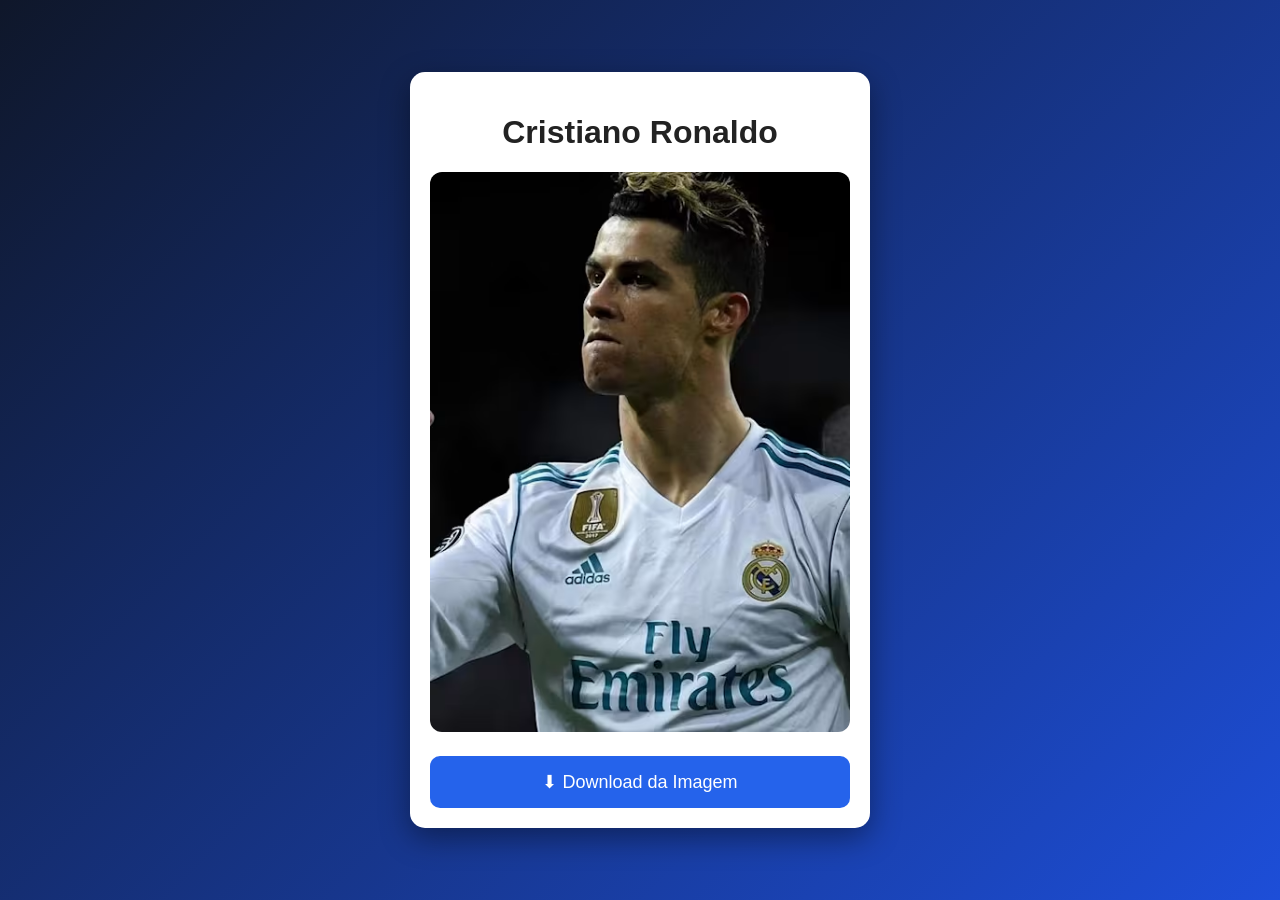
<file: site.html>
<!DOCTYPE html>
<html lang="pt-BR">
<head>
<meta charset="UTF-8">
<meta name="viewport" content="width=device-width, initial-scale=1.0">
<title>Cristiano Ronaldo Download</title>

<style>
body{
    margin:0;
    font-family:Arial,Helvetica,sans-serif;
    background:linear-gradient(135deg,#0f172a,#1d4ed8);
    display:flex;
    justify-content:center;
    align-items:center;
    height:100vh;
}

.card{
    background:#fff;
    width:420px;
    padding:20px;
    border-radius:15px;
    text-align:center;
    box-shadow:0 10px 30px rgba(0,0,0,.4);
}

img{
    width:100%;
    border-radius:12px;
}

h1{
    color:#222;
}

button{
    margin-top:20px;
    width:100%;
    padding:15px;
    border:none;
    border-radius:10px;
    background:#2563eb;
    color:white;
    font-size:18px;
    cursor:pointer;
}

button:hover{
    background:#1e40af;
}
</style>
</head>
<body>

<div class="card">

<h1>Cristiano Ronaldo</h1>

<img src="CristianoRonaldo.png" alt="Cristiano Ronaldo">

<a href="CristianoRonaldo.png" download="CristianoRonaldo.png">
    <button>⬇ Download da Imagem</button>
</a>

</div>

</body>
</html>
</file>
